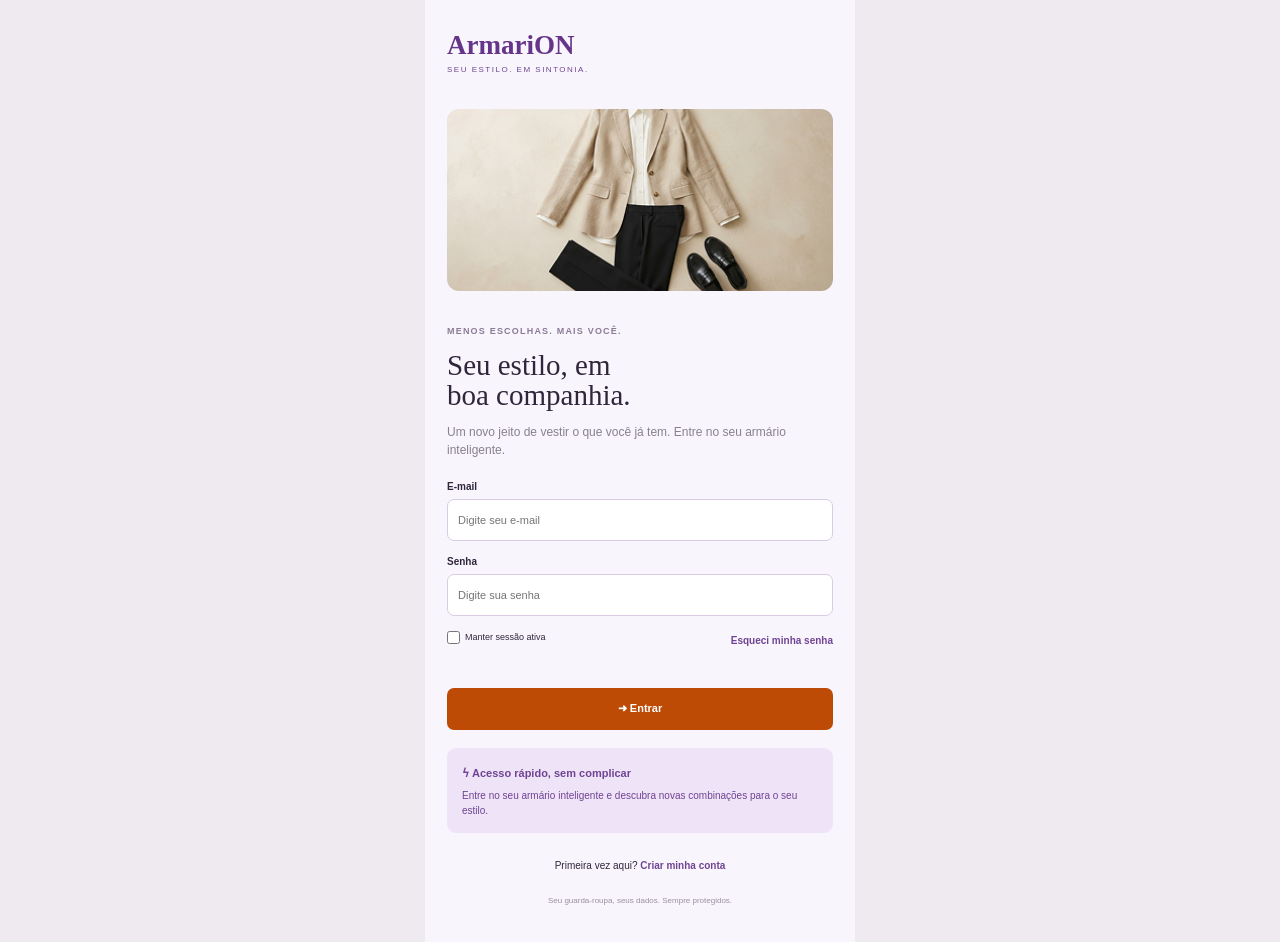
<file: index.html>
<!DOCTYPE html>
<html lang="pt-br">
<head>
    <meta charset="UTF-8">
    <meta name="viewport" content="width=device-width, initial-scale=1.0">
    <title>ArmariON</title>
    <link rel="stylesheet" href="style.css">
</head>

<body>

<main class="aplicativo">

    <!-- LOGIN -->
    <section class="tela ativa" id="login">
        <header class="cabecalho-login">
            <h1>ArmariON</h1>
            <span>SEU ESTILO. EM SINTONIA.</span>
        </header>

        <img src="fotografia-editorial.png"
             alt="Combinação de roupas"
             class="imagem-login">

        <span class="destaque">MENOS ESCOLHAS. MAIS VOCÊ.</span>
        <h2>Seu estilo, em<br>boa companhia.</h2>
        <p class="descricao">
            Um novo jeito de vestir o que você já tem.
            Entre no seu armário inteligente.
        </p>

        <form id="formLogin">
            <label for="loginEmail">E-mail</label>
            <input type="email" id="loginEmail"
                   placeholder="Digite seu e-mail" required>

            <label for="loginSenha">Senha</label>
            <input type="password" id="loginSenha"
                   placeholder="Digite sua senha" required>

            <div class="opcoes">
                <label class="manter">
                    <input type="checkbox">
                    Manter sessão ativa
                </label>
                <a href="#" data-tela="recuperacao">Esqueci minha senha</a>
            </div>

            <p class="erro" id="erroLogin"></p>
            <button class="botao-principal" type="submit">➜ Entrar</button>
        </form>

        <div class="mensagem">
            <strong>ϟ Acesso rápido, sem complicar</strong>
            <p>Entre no seu armário inteligente e descubra novas combinações para o seu estilo.</p>
        </div>

        <footer>
            <p>Primeira vez aqui?
                <a href="#" data-tela="cadastro">Criar minha conta</a>
            </p>
            <span>Seu guarda-roupa, seus dados. Sempre protegidos.</span>
        </footer>
    </section>


    <!-- CADASTRO -->
    <section class="tela" id="cadastro">
        <header class="cabecalho">
            <h1>ArmariON</h1>
            <span>SEU ESTILO. EM SINTONIA.</span>
        </header>

        <span class="destaque">COMECE SUA EXPERIÊNCIA</span>
        <h2>Seu estilo<br>começa aqui.</h2>
        <p class="descricao">
            Crie sua conta e deixe seu guarda-roupa trabalhar junto com você.
        </p>

        <form id="formCadastro">
            <label for="cadastroNome">Nome completo</label>
            <input id="cadastroNome" type="text"
                   placeholder="Digite seu nome" required>

            <label for="cadastroEmail">E-mail</label>
            <input id="cadastroEmail" type="email"
                   placeholder="Digite seu e-mail" required>

            <label for="cadastroSenha">Criar senha</label>
            <input id="cadastroSenha" type="password"
                   placeholder="Crie uma senha" required>

            <div class="forca-legenda">
                <span>Força da senha</span>
                <strong id="forcaTexto">Digite sua senha</strong>
            </div>
            <div class="forca-senha">
                <span id="barra1"></span>
                <span id="barra2"></span>
                <span id="barra3"></span>
            </div>

            <ul class="requisitos">
                <li id="reqTamanho">✓ Pelo menos 8 caracteres</li>
                <li id="reqNumero">✓ Letras e números</li>
            </ul>

            <label for="confirmarSenha">Confirmar senha</label>
            <input id="confirmarSenha" type="password"
                   placeholder="Digite novamente sua senha" required>

            <p class="erro" id="erroCadastro"></p>

            <p class="termos">
                Ao criar sua conta, você concorda com nossos
                <a href="#">Termos de Uso</a> e
                <a href="#">Política de Privacidade</a>.
            </p>

            <button class="botao-principal" type="submit">
                Criar minha conta
            </button>
        </form>

        <div class="mensagem" id="sucessoCadastro" hidden>
            <strong>Conta criada com sucesso!</strong>
            <p>Agora você já pode entrar no ArmariON.</p>
            <button class="link-botao" data-tela="login">Ir para o login</button>
        </div>

        <footer>
            <p>Já possui uma conta?
                <a href="#" data-tela="login">Fazer login</a>
            </p>
        </footer>
    </section>


    <!-- RECUPERAÇÃO DE SENHA -->
    <section class="tela" id="recuperacao">
        <header class="cabecalho">
            <h1>ArmariON</h1>
            <span>SEU ESTILO. EM SINTONIA.</span>
        </header>

        <span class="destaque">RECUPERAÇÃO DE ACESSO</span>
        <h2>Vamos recuperar<br>seu acesso?</h2>
        <p class="descricao">
            Informe seu e-mail para iniciar a recuperação da sua senha.
        </p>

        <form id="formRecuperacao">
            <label for="recuperacaoEmail">E-mail cadastrado</label>
            <input id="recuperacaoEmail" type="email"
                   placeholder="Digite seu e-mail" required>

            <p class="erro" id="erroRecuperacao"></p>
            <button class="botao-principal" type="submit">
                Enviar instruções
            </button>
        </form>

        <div class="mensagem" id="sucessoRecuperacao" hidden>
            <strong>Solicitação registrada!</strong>
            <p>
                Esta é uma demonstração. Nenhum e-mail real foi enviado.
            </p>
            <p id="emailDestino"></p>
            <p class="validade">Link demonstrativo:
                <strong id="contador">15:00</strong>
            </p>
            <button class="link-botao" id="reenviar" type="button">
                Reenviar solicitação
            </button>
        </div>

        <button class="botao-voltar" data-tela="login">
            Voltar ao login
        </button>
    </section>


    <!-- INÍCIO -->
    <section class="tela tela-app" id="inicio">

        <header class="topo-inicio">
            <div>
                <span class="data-pequena">SEGUNDA-FEIRA, 09 DE NOVEMBRO</span>
                <h2>Bom dia, <span id="nomeInicio">Fulana</span></h2>
            </div>
            <img src="avatar.jpg" alt="Foto de perfil"
                 class="avatar-pequeno">
        </header>

        <div class="clima">
            <div class="temperatura">☀<br>16°</div>
            <div>
                <strong>São Paulo · 14° / 21°</strong>
                <p>Um dia fresco pede camadas. Selecionamos looks com casaco para você.</p>
            </div>
        </div>

        <div class="titulo-inicio">
            <div>
                <h2>Vista possibilidades.</h2>
                <p>Três combinações com o que já é seu. Pensadas pela IA, escolhidas por você.</p>
            </div>
            <span class="brilho">✧</span>
        </div>

        <!-- Ações do Início -->
        <div class="acoes-inicio">
            <button class="botao-secundario" id="filtrarLooks" onclick="window.location.href='filtros-looks.html'">
                ☷ Filtrar looks
            </button>
            <button class="botao-principal" id="criarLook" onclick="window.location.href='montagem-looks.html'">
                ＋ Criar look
            </button>
        </div>

        <article class="card-look">
            <div class="imagem-look">
                <img src="look1.jpg" alt="Look de trabalho">
                <span class="etiqueta">✿ ESCOLHA DO DIA</span>
                <button class="favorito" aria-label="Favoritar look">♡</button>
            </div>
            <div class="conteudo-look">
                <span class="categoria">TRABALHO · ALFAIATARIA</span>
                <h3>Essencial de segunda</h3>
                <p>Linhas limpas para reuniões e novos começos.</p>
                <p class="detalhes-look">Blazer de linho · Camisa de algodão · Calça de alfaiataria · Mocassim de couro</p>
                <div class="rodape-look">
                    <span>♨ Com casaco · ideal a 16°C</span>
                    <a href="avaliacao-looks.html" class="avaliar">Avaliar ↗</a>
                </div>
            </div>
        </article>

        <article class="card-look">
            <div class="imagem-look">
                <img src="look2.jpg" alt="Look casual">
                <span class="etiqueta">✿ CURADORIA IA</span>
                <button class="favorito" aria-label="Favoritar look">♡</button>
            </div>
            <div class="conteudo-look">
                <span class="categoria">CASUAL · CAFÉ E PASSEIO</span>
                <h3>Pausa na cidade</h3>
                <p>Tricô macio e denim, em uma camada extra.</p>
                <p class="detalhes-look">Blazer de linho · Tricô creme · Jeans reto · Mocassim de couro</p>
                <div class="rodape-look">
                    <span>♨ Com casaco · ideal a 16°C</span>
                    <a href="avaliacao-looks.html" class="avaliar">Avaliar ↗</a>
                </div>
            </div>
        </article>

        <article class="card-look">
            <div class="imagem-look">
                <img src="look3.jpg" alt="Look para jantar">
                <span class="etiqueta">✿ CURADORIA IA</span>
                <button class="favorito" aria-label="Favoritar look">♡</button>
            </div>
            <div class="conteudo-look">
                <span class="categoria">JANTAR · CASUAL ELEGANTE</span>
                <h3>Depois das seis</h3>
                <p>Tons neutros que atravessam o dia até a noite.</p>
                <p class="detalhes-look">Blazer de linho · Tricô creme · Calça de alfaiataria · Mocassim</p>
                <div class="rodape-look">
                    <span>♨ Com casaco · ideal a 16°C</span>
                    <a href="avaliacao-looks.html" class="avaliar">Avaliar ↗</a>
                </div>
            </div>
        </article>

        <div class="rodape-inspiracao">
            <strong>ESTILO EM SINTONIA COM O TEMPO</strong>
            <p>Acima de 18°C, incluímos casacos. Acima de 25°C, priorizamos roupas leves. Suas avaliações ajudam a deixar cada sugestão mais sua.</p>
        </div>
    </section>


    <!-- PERFIL -->
    <section class="tela tela-app" id="perfil">

        <header class="barra-superior">
            <button class="voltar" data-tela="inicio">←</button>
            <span>ArmariON</span>
            <button class="mais">•••</button>
        </header>

        <span class="destaque">PERFIL E CONFIGURAÇÕES</span>
        <h2>O seu jeito<br>de vestir.</h2>

        <div class="perfil-pessoa">
            <img src="avatar.jpg" alt="Foto de perfil"
                 class="foto-perfil">
            <div>
                <strong id="nomePerfil">Fulana de Tal</strong>
                <p>Seu estilo evolui com você.</p>
                <label class="link-foto" for="alterarFoto">
                    Alterar foto de perfil
                </label>
                <input type="file" id="alterarFoto"
                       accept="image/*" hidden>
            </div>
        </div>

        <form id="formPerfil">

            <label for="perfilNome">Nome</label>
            <div class="campo-icone">
                <input id="perfilNome" type="text"
                       value="Fulana de Tal">
                <span>✎</span>
            </div>

            <label for="perfilEmail">Novo e-mail</label>
            <div class="campo-icone">
                <input id="perfilEmail" type="email"
                       value="fulana.detal@email.com">
                <span>✉</span>
            </div>

            <p class="texto-atual">Atual: marina.costa@email.com</p>

            <div class="aviso-email">
                <strong>♧ Confirme a alteração do e-mail</strong>
                <p>Enviamos um código para o novo endereço. Seu e-mail atual permanece ativo até a confirmação.</p>
            </div>

            <label for="codigoVerificacao">Código de verificação</label>
            <div class="campo-icone">
                <input id="codigoVerificacao" type="text"
                       placeholder="4 8 2 6 9 1" maxlength="6">
                <span>⚿</span>
            </div>

            <button type="button" class="botao-lilas"
                    id="confirmarEmail">
                Confirmar novo e-mail
            </button>

            <h3>O que combina com você?</h3>
            <p class="texto-ajuda">Escolha mais de um estilo para refinar suas sugestões.</p>

            <div class="estilos">
                <button type="button" class="estilo selecionado">Minimalista</button>
                <button type="button" class="estilo selecionado">Clássico</button>
                <button type="button" class="estilo selecionado">Casual</button>
                <button type="button" class="estilo">Romântico</button>
                <button type="button" class="estilo">Criativo</button>
                <button type="button" class="estilo">Esportivo</button>
            </div>

            <h3>No seu dia a dia</h3>

            <div class="configuracao">
                <div>
                    <strong>Sugestões diárias</strong>
                    <p>Novos looks todas as manhãs</p>
                </div>
                <label class="interruptor">
                    <input type="checkbox" checked>
                    <span></span>
                </label>
            </div>

            <div class="configuracao">
                <div>
                    <strong>Registro automático</strong>
                    <p>Salvar o look usado no histórico</p>
                </div>
                <label class="interruptor">
                    <input type="checkbox" checked>
                    <span></span>
                </label>
            </div>

            <p class="erro" id="erroPerfil"></p>
            <button class="botao-principal" type="submit">
                ✓ Salvar alterações
            </button>
        </form>

        <button class="sair-conta" id="sairConta">
            Sair da minha conta
        </button>
    </section>

<!-- MENU INFERIOR -->
<nav class="menu-inferior" id="menuInferior">
    <button type="button" data-tela="inicio">
        <span>⌂</span>Início
    </button>
    <button type="button" id="menuPecas">
        <span>♧</span>Peças
    </button>
    <button type="button" id="menuLooks">
        <span>◇</span>Looks
    </button>
    <button type="button" id="menuArmario">
        <span>▤</span>Armário
    </button>
    <button type="button" data-tela="perfil">
        <span>♙</span>Perfil
    </button>
</nav>
</main>

<script src="script.js"></script>
</body>
</html>
</file>
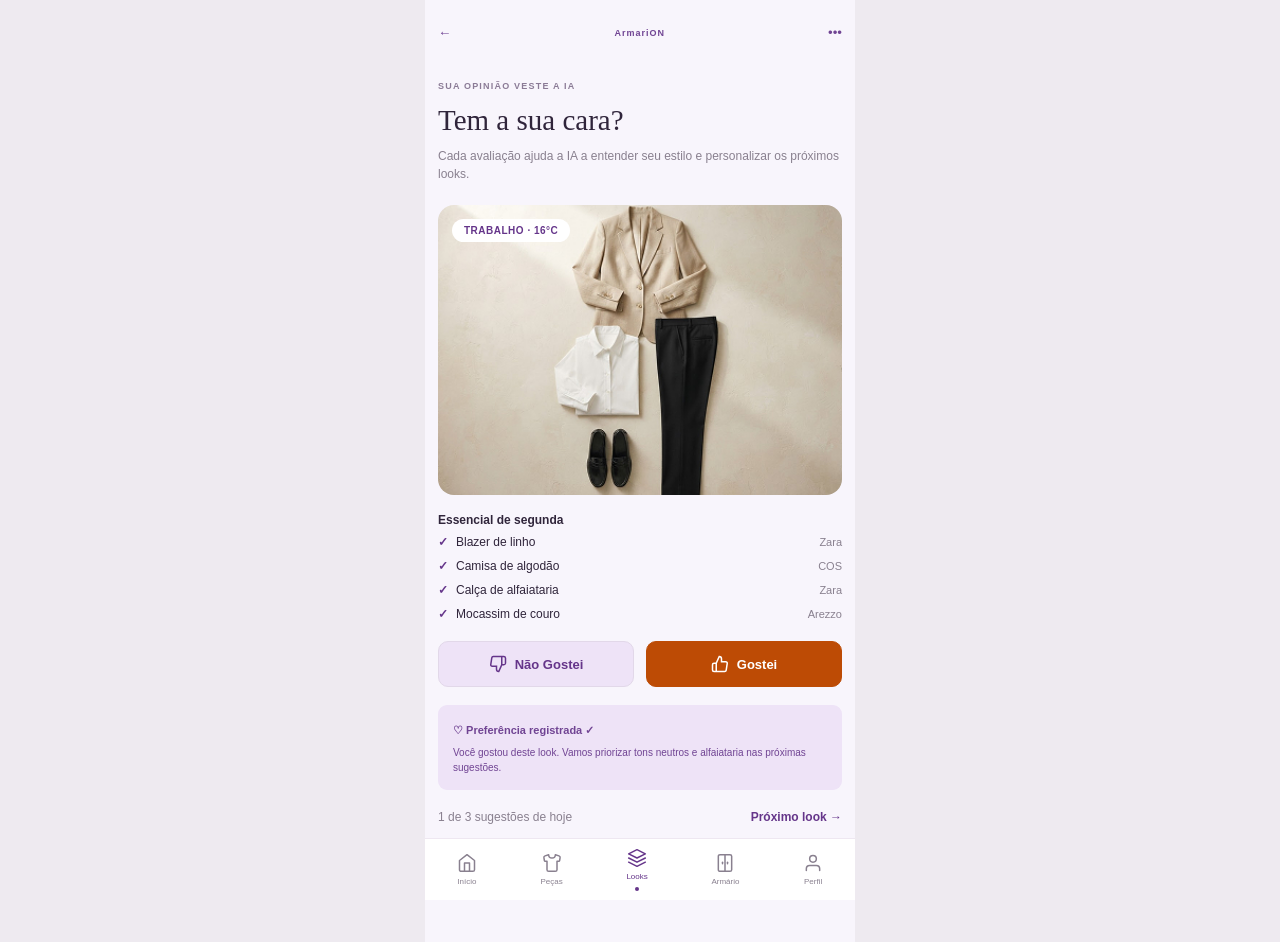
<file: avaliacao-looks.html>
<!DOCTYPE html>
<html lang="pt-BR">
<head>
  <meta charset="UTF-8">
  <meta name="viewport" content="width=device-width, initial-scale=1.0">
  <title>ArmariON - Avaliação de looks</title>
  <link rel="stylesheet" href="style.css">
  <style>
    .card-foto-look { position: relative; width: 100%; height: 290px; border-radius: 16px; overflow: hidden; margin-bottom: 18px; background: #eee7e0; }
    .card-foto-look img { width: 100%; height: 100%; object-fit: cover; }
    .tag-look-topo { position: absolute; top: 14px; left: 14px; background: white; color: #65358a; padding: 6px 12px; border-radius: 20px; font-size: 10px; font-weight: bold; letter-spacing: 0.5px; }
    .titulo-look-avaliacao { font-family: Georgia, serif; font-size: 26px; font-weight: normal; color: #30253b; margin-bottom: 14px; }
    .lista-pecas-look { list-style: none; margin-bottom: 20px; display: flex; flex-direction: column; gap: 10px; }
    .lista-pecas-look li { display: flex; justify-content: space-between; align-items: center; font-size: 12px; color: #30253b; }
    .peca-nome { display: flex; align-items: center; gap: 8px; }
    .peca-check { color: #65358a; font-weight: bold; }
    .peca-marca { color: #89808f; font-size: 11px; }
    .acoes-avaliacao { display: flex; gap: 12px; margin-bottom: 18px; }
    .btn-avaliar { flex: 1; height: 46px; border-radius: 10px; border: 1.5px solid #e2d8e9; background: #eee3f7; color: #65358a; font-size: 13px; font-weight: bold; display: flex; align-items: center; justify-content: center; gap: 8px; cursor: pointer; transition: 0.2s; }
    .btn-avaliar.ativo-gostei { background: #bd4b05; border-color: #bd4b05; color: white; }
    .btn-avaliar.ativo-nao-gostei { background: #65358a; border-color: #65358a; color: white; }
    .navegacao-sugestoes { display: flex; justify-content: space-between; align-items: center; margin: 20px 0 12px; font-size: 12px; }
    .contador-sugestao { color: #89808f; }
    .btn-proximo-look { border: none; background: transparent; color: #65358a; font-weight: bold; font-size: 12px; cursor: pointer; display: flex; align-items: center; gap: 4px; }
    .nota-rodape { font-size: 11px; color: #89808f; line-height: 1.4; }
  </style>
</head>
<body>
  <div class="aplicativo">
    <section class="tela ativa tela-app">
      
      <div class="barra-superior">
        <button onclick="history.back()" aria-label="Voltar">←</button>
        <span>ArmariON</span>
        <button aria-label="Mais opções">•••</button>
      </div>

      <span class="destaque">SUA OPINIÃO VESTE A IA</span>
      <h2>Tem a sua cara?</h2>
      <p class="descricao">Cada avaliação ajuda a IA a entender seu estilo e personalizar os próximos looks.</p>

      <div class="card-foto-look">
        <img id="fotoLook" src="look1.jpg" alt="Essencial de segunda">
        <span class="tag-look-topo" id="tagLook">TRABALHO · 16°C</span>
      </div>

      <h3 class="titulo-look-avaliacao" id="tituloLook">Essencial de segunda</h3>

      <ul class="lista-pecas-look" id="listaPecas">
        <li><span class="peca-nome"><span class="peca-check">✓</span> Blazer de linho</span><span class="peca-marca">Zara</span></li>
        <li><span class="peca-nome"><span class="peca-check">✓</span> Camisa de algodão</span><span class="peca-marca">COS</span></li>
        <li><span class="peca-nome"><span class="peca-check">✓</span> Calça de alfaiataria</span><span class="peca-marca">Zara</span></li>
        <li><span class="peca-nome"><span class="peca-check">✓</span> Mocassim de couro</span><span class="peca-marca">Arezzo</span></li>
      </ul>

      <div class="acoes-avaliacao">
        <button class="btn-avaliar" id="btnNaoGostei" onclick="avaliarLook('nao')">
          <svg width="18" height="18" viewBox="0 0 24 24" fill="none" stroke="currentColor" stroke-width="2"><path d="M10 15v4a3 3 0 0 0 3 3l4-9V2H5.72a2 2 0 0 0-2 1.7l-1.38 9a2 2 0 0 0 2 2.3zm7-13h2.67A2.31 2.31 0 0 1 22 4v7a2.31 2.31 0 0 1-2.33 2H17"></path></svg>
          Não Gostei
        </button>
        <button class="btn-avaliar ativo-gostei" id="btnGostei" onclick="avaliarLook('sim')">
          <svg width="18" height="18" viewBox="0 0 24 24" fill="none" stroke="currentColor" stroke-width="2"><path d="M14 9V5a3 3 0 0 0-3-3l-4 9v11h11.28a2 2 0 0 0 2-1.7l1.38-9a2 2 0 0 0-2-2.3zM7 22H4a2 2 0 0 1-2-2v-7a2 2 0 0 1 2-2h3"></path></svg>
          Gostei
        </button>
      </div>
      <div class="mensagem" style="margin-top: 0;">
        <strong id="feedbackTitulo">♡ Preferência registrada ✓</strong>
        <p id="feedbackDesc">Você gostou deste look. Vamos priorizar tons neutros e alfaiataria nas próximas sugestões.</p>
      </div>

      <div class="navegacao-sugestoes">
        <span class="contador-sugestao" id="contadorSugestao">1 de 3 sugestões de hoje</span>
        <button class="btn-proximo-look" onclick="proximoLook()">Próximo look →</button>
      </div>

      <p class="nota-rodape">Mudou de ideia? Toque em outra avaliação para atualizar sua preferência.</p>

    </section>

    <nav class="menu-inferior visivel">
      <button onclick="window.location.href='index.html'">
        <svg width="20" height="20" viewBox="0 0 24 24" fill="none" stroke="currentColor" stroke-width="1.8" stroke-linecap="round" stroke-linejoin="round"><path d="M3 9l9-7 9 7v11a2 2 0 0 1-2 2H5a2 2 0 0 1-2-2z"></path><polyline points="9 22 9 12 15 12 15 22"></polyline></svg>
        Início
      </button>
      <button onclick="window.location.href='pecas.html'">
        <svg width="20" height="20" viewBox="0 0 24 24" fill="none" stroke="currentColor" stroke-width="1.8" stroke-linecap="round" stroke-linejoin="round"><path d="M20.38 3.46L16 2a4 4 0 0 1-8 0L3.62 3.46a2 2 0 0 0-1.34 2.23l.58 3.47a1 1 0 0 0 .99.84H6v10c0 1.1.9 2 2 2h8a2 2 0 0 0 2-2V10h2.15a1 1 0 0 0 .99-.84l.58-3.47a2 2 0 0 0-1.34-2.23z"></path></svg>
        Peças
      </button>
      <button class="ativo">
        <svg width="20" height="20" viewBox="0 0 24 24" fill="none" stroke="currentColor" stroke-width="1.8" stroke-linecap="round" stroke-linejoin="round"><polygon points="12 2 2 7 12 12 22 7 12 2"></polygon><polyline points="2 17 12 22 22 17"></polyline><polyline points="2 12 12 17 22 12"></polyline></svg>
        Looks
        <span style="width: 4px; height: 4px; background: #65358a; border-radius: 50%; margin-top: 2px;"></span>
      </button>
      <button onclick="window.location.href='armario.html'">
        <svg width="20" height="20" viewBox="0 0 24 24" fill="none" stroke="currentColor" stroke-width="1.8" stroke-linecap="round" stroke-linejoin="round"><rect x="4" y="2" width="16" height="20" rx="2"></rect><line x1="12" y1="2" x2="12" y2="22"></line><line x1="9" y1="11" x2="9" y2="13"></line><line x1="15" y1="11" x2="15" y2="13"></line></svg>
        Armário
      </button>
      <button onclick="window.location.href='index.html'">
        <svg width="20" height="20" viewBox="0 0 24 24" fill="none" stroke="currentColor" stroke-width="1.8" stroke-linecap="round" stroke-linejoin="round"><path d="M20 21v-2a4 4 0 0 0-4-4H8a4 4 0 0 0-4 4v2"></path><circle cx="12" cy="7" r="4"></circle></svg>
        Perfil
      </button>
    </nav>
  </div>

  <script>
    const looks = [
      {
        img: 'look1.jpg',
        tag: 'TRABALHO · 16°C',
        titulo: 'Essencial de segunda',
        pecas: [
          ['Blazer de linho', 'Zara'],
          ['Camisa de algodão', 'COS'],
          ['Calça de alfaiataria', 'Zara'],
          ['Mocassim de couro', 'Arezzo']
        ],
        estilo: 'tons neutros e alfaiataria'
      },
      {
        img: 'look2.jpg',
        tag: 'CASUAL · 19°C',
        titulo: 'Leveza urbana',
        pecas: [
          ['Tricô canelado', 'Renner'],
          ['Calça jeans reta', 'Levi’s'],
          ['Tênis branco minimal', 'Veja']
        ],
        estilo: 'combinações casuais e confortáveis'
      },
      {
        img: 'look3.jpg',
        tag: 'FESTA · 18°C',
        titulo: 'Noite sofisticada',
        pecas: [
          ['Vestido midi acetinado', 'Farm'],
          ['Jaqueta estruturada', 'Zara'],
          ['Sandália de tiras', 'Schutz']
        ],
        estilo: 'peças marcantes e elegantes'
      }
    ];

    let indiceAtual = 0;

    function avaliarLook(voto) {
      const btnGostei = document.getElementById('btnGostei');
      const btnNaoGostei = document.getElementById('btnNaoGostei');
      const feedbackTitulo = document.getElementById('feedbackTitulo');
      const feedbackDesc = document.getElementById('feedbackDesc');
      const estiloAtual = looks[indiceAtual].estilo;

      btnGostei.classList.remove('ativo-gostei');
      btnNaoGostei.classList.remove('ativo-nao-gostei');

      if (voto === 'sim') {
        btnGostei.classList.add('ativo-gostei');
        feedbackTitulo.textContent = '♡ Preferência registrada ✓';
        feedbackDesc.textContent = `Você gostou deste look. Vamos priorizar ${estiloAtual} nas próximas sugestões.`;
      } else {
        btnNaoGostei.classList.add('ativo-nao-gostei');
        feedbackTitulo.textContent = '✕ Preferência atualizada ✓';
        feedbackDesc.textContent = `Entendido! Vamos reduzir ${estiloAtual} e buscar outras combinações para você.`;
      }
    }

    function proximoLook() {
      indiceAtual = (indiceAtual + 1) % looks.length;
      const item = looks[indiceAtual];

      document.getElementById('fotoLook').src = item.img;
      document.getElementById('tagLook').textContent = item.tag;
      document.getElementById('tituloLook').textContent = item.titulo;
      document.getElementById('contadorSugestao').textContent = `${indiceAtual + 1} de ${looks.length} sugestões de hoje`;

      const lista = document.getElementById('listaPecas');
      lista.innerHTML = item.pecas.map(p => 
        `<li><span class="peca-nome"><span class="peca-check">✓</span> ${p[0]}</span><span class="peca-marca">${p[1]}</span></li>`
      ).join('');

      avaliarLook('sim');
    }
  </script>
</body>
</html>
</file>
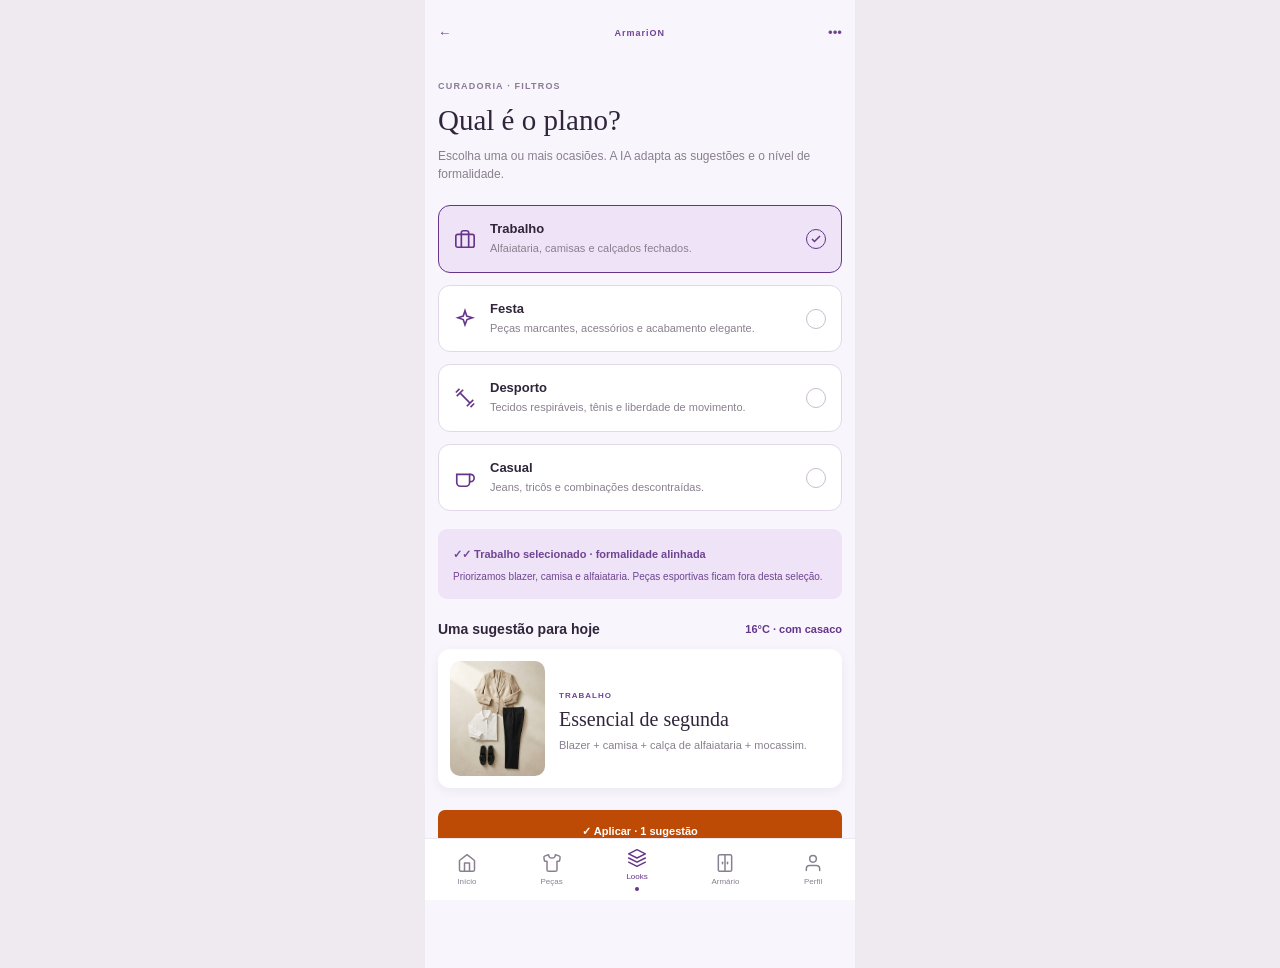
<file: filtros-looks.html>
<!DOCTYPE html>
<html lang="pt-BR">
<head>
  <meta charset="UTF-8">
  <meta name="viewport" content="width=device-width, initial-scale=1.0">
  <title>ArmariON - Filtros de looks</title>
  <link rel="stylesheet" href="style.css">
  <style>
    .lista-ocasioes { display: flex; flex-direction: column; gap: 12px; margin-bottom: 18px; }
    .card-ocasiao { background: white; border: 1px solid #e2d8e9; border-radius: 12px; padding: 15px; display: flex; align-items: center; gap: 14px; cursor: pointer; }
    .card-ocasiao.selecionado { background: #eee3f7; border: 1.5px solid #65358a; }
    .icone-ocasiao { color: #65358a; display: flex; align-items: center; }
    .info-ocasiao { flex: 1; }
    .info-ocasiao strong { display: block; font-size: 13px; color: #30253b; margin-bottom: 4px; }
    .info-ocasiao p { font-size: 11px; color: #89808f; }
    .circulo-check { width: 20px; height: 20px; border-radius: 50%; border: 1.5px solid #c9bdcf; display: flex; align-items: center; justify-content: center; color: #65358a; }
    .card-ocasiao.selecionado .circulo-check { border-color: #65358a; }
    .circulo-check svg { display: none; }
    .card-ocasiao.selecionado .circulo-check svg { display: block; }
    .cabecalho-sugestao { display: flex; justify-content: space-between; align-items: center; margin: 22px 0 12px; }
    .cabecalho-sugestao h3 { font-family: Arial, sans-serif; font-size: 14px; font-weight: bold; margin: 0; }
    .tag-clima { font-size: 11px; font-weight: bold; color: #65358a; }
    .card-sugestao-horizontal { background: white; border-radius: 12px; padding: 12px; display: flex; align-items: center; gap: 14px; box-shadow: 0 3px 12px rgba(70, 40, 90, 0.06); margin-bottom: 22px; }
    .card-sugestao-horizontal img { width: 95px; height: 115px; border-radius: 10px; object-fit: cover; background: #eee7e0; }
    .detalhes-sugestao h4 { font-family: Georgia, serif; font-weight: normal; font-size: 20px; margin: 6px 0; color: #30253b; }
    .detalhes-sugestao p { font-size: 11px; color: #89808f; }
    .botao-limpar { display: block; width: 100%; margin-top: 14px; border: none; background: transparent; color: #65358a; font-size: 11px; font-weight: bold; cursor: pointer; }
  </style>
</head>
<body>
  <div class="aplicativo">
    <section class="tela ativa tela-app">
      
      <div class="barra-superior">
        <button onclick="history.back()" aria-label="Voltar">←</button>
        <span>ArmariON</span>
        <button aria-label="Mais opções">•••</button>
      </div>

      <span class="destaque">CURADORIA · FILTROS</span>
      <h2>Qual é o plano?</h2>
      <p class="descricao">Escolha uma ou mais ocasiões. A IA adapta as sugestões e o nível de formalidade.</p>

      <div class="lista-ocasioes">
        <div class="card-ocasiao selecionado" data-ocasiao="Trabalho">
          <div class="icone-ocasiao">
            <svg width="22" height="22" viewBox="0 0 24 24" fill="none" stroke="currentColor" stroke-width="1.8">
              <rect x="2" y="7" width="20" height="14" rx="2"></rect>
              <path d="M16 21V5a2 2 0 0 0-2-2h-4a2 2 0 0 0-2 2v16"></path>
            </svg>
          </div>
          <div class="info-ocasiao">
            <strong>Trabalho</strong>
            <p>Alfaiataria, camisas e calçados fechados.</p>
          </div>
          <div class="circulo-check">
            <svg width="12" height="12" viewBox="0 0 24 24" fill="none" stroke="currentColor" stroke-width="3">
              <polyline points="20 6 9 17 4 12"></polyline>
            </svg>
          </div>
        </div>

        <div class="card-ocasiao" data-ocasiao="Festa">
          <div class="icone-ocasiao">
            <svg width="22" height="22" viewBox="0 0 24 24" fill="none" stroke="currentColor" stroke-width="1.8">
              <path d="M12 3l1.9 5.8L20 10.7l-5.8 1.9L12 18.4l-1.9-5.8L4.3 10.7l5.8-1.9L12 3z"></path>
            </svg>
          </div>
          <div class="info-ocasiao">
            <strong>Festa</strong>
            <p>Peças marcantes, acessórios e acabamento elegante.</p>
          </div>
          <div class="circulo-check">
            <svg width="12" height="12" viewBox="0 0 24 24" fill="none" stroke="currentColor" stroke-width="3">
              <polyline points="20 6 9 17 4 12"></polyline>
            </svg>
          </div>
        </div>

        <div class="card-ocasiao" data-ocasiao="Desporto">
          <div class="icone-ocasiao">
            <svg width="22" height="22" viewBox="0 0 24 24" fill="none" stroke="currentColor" stroke-width="1.8">
              <path d="M6.5 6.5l11 11"></path>
              <path d="M18 22l4-4"></path>
              <path d="M2 6l4-4"></path>
              <path d="M3 10l7-7"></path>
              <path d="M14 21l7-7"></path>
            </svg>
          </div>
          <div class="info-ocasiao">
            <strong>Desporto</strong>
            <p>Tecidos respiráveis, tênis e liberdade de movimento.</p>
          </div>
          <div class="circulo-check">
            <svg width="12" height="12" viewBox="0 0 24 24" fill="none" stroke="currentColor" stroke-width="3">
              <polyline points="20 6 9 17 4 12"></polyline>
            </svg>
          </div>
        </div>

        <div class="card-ocasiao" data-ocasiao="Casual">
          <div class="icone-ocasiao">
            <svg width="22" height="22" viewBox="0 0 24 24" fill="none" stroke="currentColor" stroke-width="1.8">
              <path d="M17 8h1a4 4 0 1 1 0 8h-1"></path>
              <path d="M3 8h14v9a4 4 0 0 1-4 4H7a4 4 0 0 1-4-4Z"></path>
            </svg>
          </div>
          <div class="info-ocasiao">
            <strong>Casual</strong>
            <p>Jeans, tricôs e combinações descontraídas.</p>
          </div>
          <div class="circulo-check">
            <svg width="12" height="12" viewBox="0 0 24 24" fill="none" stroke="currentColor" stroke-width="3">
              <polyline points="20 6 9 17 4 12"></polyline>
            </svg>
          </div>
        </div>
      </div>
            <div class="mensagem" style="margin-top: 0;">
        <strong id="statusTitulo">✓✓ Trabalho selecionado · formalidade alinhada</strong>
        <p id="statusDesc">Priorizamos blazer, camisa e alfaiataria. Peças esportivas ficam fora desta seleção.</p>
      </div>

      <div class="cabecalho-sugestao">
        <h3>Uma sugestão para hoje</h3>
        <span class="tag-clima">16°C · com casaco</span>
      </div>

      <div class="card-sugestao-horizontal">
        <img src="look1.jpg" alt="Essencial de segunda">
        <div class="detalhes-sugestao">
          <span class="categoria">TRABALHO</span>
          <h4>Essencial de segunda</h4>
          <p>Blazer + camisa + calça de alfaiataria + mocassim.</p>
        </div>
      </div>

      <button class="botao-principal" id="btnAplicar" onclick="window.location.href='index.html'">
        ✓ Aplicar · 1 sugestão
      </button>

      <button class="botao-limpar" onclick="limparFiltros()">Limpar seleção</button>

    </section>

    <nav class="menu-inferior visivel">
      <button onclick="window.location.href='index.html'">
        <svg width="20" height="20" viewBox="0 0 24 24" fill="none" stroke="currentColor" stroke-width="1.8" stroke-linecap="round" stroke-linejoin="round"><path d="M3 9l9-7 9 7v11a2 2 0 0 1-2 2H5a2 2 0 0 1-2-2z"></path><polyline points="9 22 9 12 15 12 15 22"></polyline></svg>
        Início
      </button>
      <button onclick="window.location.href='pecas.html'">
        <svg width="20" height="20" viewBox="0 0 24 24" fill="none" stroke="currentColor" stroke-width="1.8" stroke-linecap="round" stroke-linejoin="round"><path d="M20.38 3.46L16 2a4 4 0 0 1-8 0L3.62 3.46a2 2 0 0 0-1.34 2.23l.58 3.47a1 1 0 0 0 .99.84H6v10c0 1.1.9 2 2 2h8a2 2 0 0 0 2-2V10h2.15a1 1 0 0 0 .99-.84l.58-3.47a2 2 0 0 0-1.34-2.23z"></path></svg>
        Peças
      </button>
      <button class="ativo">
        <svg width="20" height="20" viewBox="0 0 24 24" fill="none" stroke="currentColor" stroke-width="1.8" stroke-linecap="round" stroke-linejoin="round"><polygon points="12 2 2 7 12 12 22 7 12 2"></polygon><polyline points="2 17 12 22 22 17"></polyline><polyline points="2 12 12 17 22 12"></polyline></svg>
        Looks
        <span style="width: 4px; height: 4px; background: #65358a; border-radius: 50%; margin-top: 2px;"></span>
      </button>
      <button onclick="window.location.href='armario.html'">
        <svg width="20" height="20" viewBox="0 0 24 24" fill="none" stroke="currentColor" stroke-width="1.8" stroke-linecap="round" stroke-linejoin="round"><rect x="4" y="2" width="16" height="20" rx="2"></rect><line x1="12" y1="2" x2="12" y2="22"></line><line x1="9" y1="11" x2="9" y2="13"></line><line x1="15" y1="11" x2="15" y2="13"></line></svg>
        Armário
      </button>
      <button onclick="window.location.href='index.html'">
        <svg width="20" height="20" viewBox="0 0 24 24" fill="none" stroke="currentColor" stroke-width="1.8" stroke-linecap="round" stroke-linejoin="round"><path d="M20 21v-2a4 4 0 0 0-4-4H8a4 4 0 0 0-4 4v2"></path><circle cx="12" cy="7" r="4"></circle></svg>
        Perfil
      </button>
    </nav>

  </div>

  <script>
    const cards = document.querySelectorAll('.card-ocasiao');
    const statusTitulo = document.getElementById('statusTitulo');
    const statusDesc = document.getElementById('statusDesc');
    const btnAplicar = document.getElementById('btnAplicar');

    cards.forEach(card => {
      card.addEventListener('click', () => {
        card.classList.toggle('selecionado');
        atualizarEstado();
      });
    });

    function atualizarEstado() {
      const selecionados = Array.from(document.querySelectorAll('.card-ocasiao.selecionado')).map(c => c.dataset.ocasiao);
      const qtd = selecionados.length;

      if (qtd === 0) {
        statusTitulo.textContent = 'Nenhuma ocasião selecionada';
        statusDesc.textContent = 'Mostrando todas as peças disponíveis no seu armário.';
        btnAplicar.textContent = '✓ Aplicar · Todas as sugestões';
      } else if (qtd === 1 && selecionados[0] === 'Trabalho') {
        statusTitulo.textContent = '✓✓ Trabalho selecionado · formalidade alinhada';
        statusDesc.textContent = 'Priorizamos blazer, camisa e alfaiataria. Peças esportivas ficam fora desta seleção.';
        btnAplicar.textContent = '✓ Aplicar · 1 sugestão';
      } else {
        statusTitulo.textContent = `✓✓ ${selecionados.join(', ')} selecionado(s)`;
        statusDesc.textContent = `A IA ajustou as combinações para atender às ${qtd} ocasiões escolhidas.`;
        btnAplicar.textContent = `✓ Aplicar · ${qtd} sugest${qtd > 1 ? 'ões' : 'ão'}`;
      }
    }

    function limparFiltros() {
      cards.forEach(c => c.classList.remove('selecionado'));
      atualizarEstado();
    }
  </script>
</body>
</html>
</file>
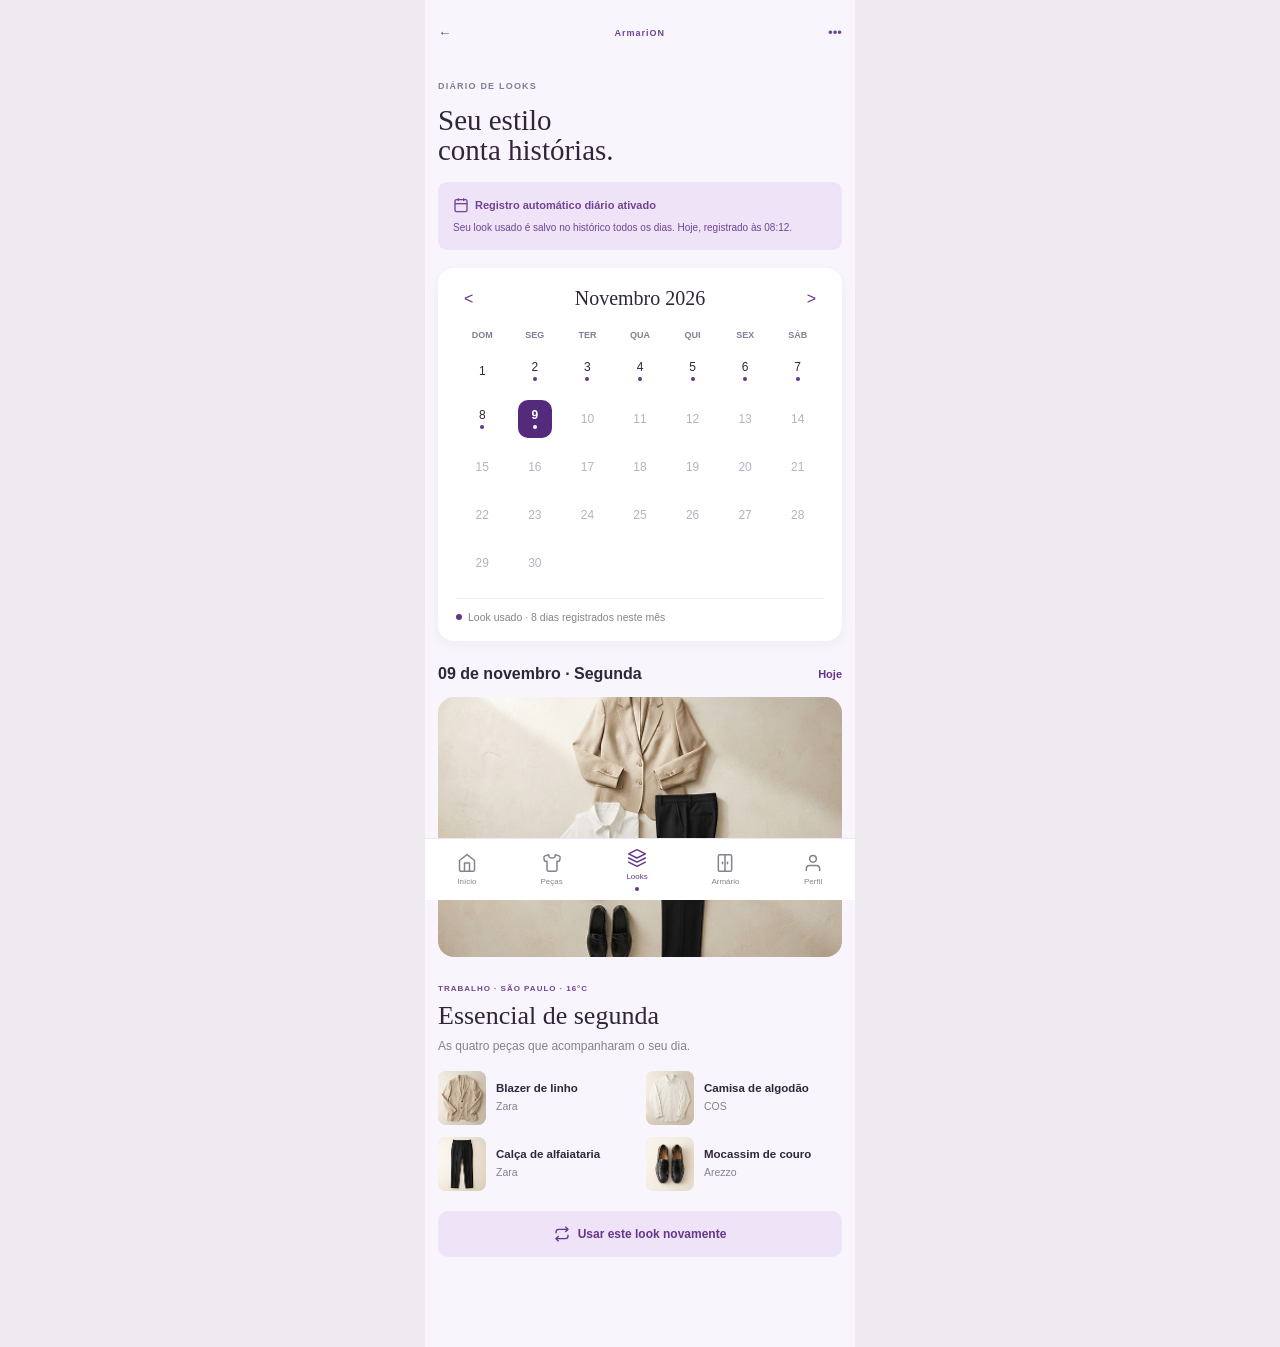
<file: historico-looks.html>
<!DOCTYPE html>
<html lang="pt-BR">
<head>
  <meta charset="UTF-8">
  <meta name="viewport" content="width=device-width, initial-scale=1.0">
  <title>ArmariON - Histórico de looks</title>
  <link rel="stylesheet" href="style.css">
  <style>
    .card-calendario { background: white; border-radius: 16px; padding: 18px; box-shadow: 0 3px 12px rgba(70, 40, 90, 0.05); margin: 18px 0 24px; }
    .cal-topo { display: flex; justify-content: space-between; align-items: center; margin-bottom: 18px; }
    .cal-topo h3 { font-family: Georgia, serif; font-size: 20px; font-weight: normal; color: #30253b; margin: 0; }
    .cal-seta { border: none; background: transparent; color: #65358a; font-size: 16px; cursor: pointer; padding: 4px 8px; }
    .cal-dias-semana { display: grid; grid-template-columns: repeat(7, 1fr); text-align: center; font-size: 9px; font-weight: bold; color: #8b7b96; margin-bottom: 12px; }
    .cal-grade { display: grid; grid-template-columns: repeat(7, 1fr); row-gap: 10px; text-align: center; }
    .cal-dia { display: flex; flex-direction: column; align-items: center; justify-content: center; width: 34px; height: 38px; margin: auto; border-radius: 10px; font-size: 12px; color: #30253b; cursor: pointer; position: relative; }
    .cal-dia.futuro { color: #b9b0c2; cursor: default; }
    .cal-dia.registrado::after { content: ""; width: 4px; height: 4px; border-radius: 50%; background: #65358a; margin-top: 3px; }
    .cal-dia.ativo { background: #542b7c; color: white; font-weight: bold; }
    .cal-dia.ativo::after { background: white; }
    .cal-legenda { display: flex; align-items: center; gap: 6px; font-size: 10.5px; color: #89808f; margin-top: 16px; padding-top: 12px; border-top: 1px solid #f2ecf7; }
    .bolinha-roxa { width: 6px; height: 6px; border-radius: 50%; background: #65358a; }
    .data-selecionada-topo { display: flex; justify-content: space-between; align-items: center; margin-bottom: 14px; }
    .data-selecionada-topo h3 { font-family: Arial, sans-serif; font-size: 16px; font-weight: bold; color: #30253b; margin: 0; }
    .tag-hoje { font-size: 11px; font-weight: bold; color: #65358a; }
    .foto-principal-hist { width: 100%; height: 260px; border-radius: 16px; object-fit: cover; background: #eee7e0; margin-bottom: 16px; }
    .titulo-look-hist { font-family: Georgia, serif; font-size: 26px; font-weight: normal; color: #30253b; margin: 6px 0; }
    .grade-miniaturas { display: grid; grid-template-columns: 1fr 1fr; gap: 12px; margin: 16px 0 20px; }
    .item-miniatura { display: flex; align-items: center; gap: 10px; }
    .item-miniatura img { width: 48px; height: 54px; border-radius: 8px; object-fit: cover; background: #eee7e0; flex-shrink: 0; }
    .item-miniatura strong { display: block; font-size: 11.5px; color: #30253b; margin-bottom: 2px; }
    .item-miniatura span { font-size: 10.5px; color: #89808f; }
    .btn-usar-novamente { width: 100%; height: 46px; border: none; border-radius: 10px; background: #eee3f7; color: #65358a; font-size: 12px; font-weight: bold; cursor: pointer; display: flex; align-items: center; justify-content: center; gap: 8px; }
  </style>
</head>
<body>
  <div class="aplicativo">
    <section class="tela ativa tela-app">
      
      <div class="barra-superior">
        <button onclick="history.back()" aria-label="Voltar">←</button>
        <span>ArmariON</span>
        <button aria-label="Mais opções">•••</button>
      </div>

      <span class="destaque">DIÁRIO DE LOOKS</span>
      <h2>Seu estilo<br>conta histórias.</h2>

      <div class="mensagem" style="margin-top: 16px;">
        <strong style="display:flex;align-items:center;gap:6px;"><svg width="16" height="16" viewBox="0 0 24 24" fill="none" stroke="currentColor" stroke-width="2"><rect x="3" y="4" width="18" height="18" rx="2"></rect><line x1="16" y1="2" x2="16" y2="6"></line><line x1="8" y1="2" x2="8" y2="6"></line><line x1="3" y1="10" x2="21" y2="10"></line></svg> Registro automático diário ativado</strong>
        <p>Seu look usado é salvo no histórico todos os dias. Hoje, registrado às 08:12.</p>
      </div>

      <div class="card-calendario">
        <div class="cal-topo">
          <button class="cal-seta" aria-label="Mês anterior">&lt;</button>
          <h3>Novembro 2026</h3>
          <button class="cal-seta" aria-label="Próximo mês">&gt;</button>
        </div>

        <div class="cal-dias-semana">
          <span>DOM</span><span>SEG</span><span>TER</span><span>QUA</span><span>QUI</span><span>SEX</span><span>SÁB</span>
        </div>

        <div class="cal-grade" id="gradeCalendario">
          <!-- Dias 1 a 30 preenchidos pelo script -->
        </div>

        <div class="cal-legenda">
          <span class="bolinha-roxa"></span>
          <span>Look usado · 8 dias registrados neste mês</span>
        </div>
      </div>
      <div class="data-selecionada-topo">
        <h3 id="tituloData">09 de novembro · Segunda</h3>
        <span class="tag-hoje" id="tagHoje">Hoje</span>
      </div>

      <img class="foto-principal-hist" id="fotoPrincipalHist" src="look1.jpg" alt="Essencial de segunda">

      <span class="categoria" id="categoriaHist">TRABALHO · SÃO PAULO · 16°C</span>
      <h4 class="titulo-look-hist" id="tituloLookHist">Essencial de segunda</h4>
      <p class="descricao" style="margin: 4px 0 0;">As quatro peças que acompanharam o seu dia.</p>

      <div class="grade-miniaturas" id="gradeMiniaturas">
        <div class="item-miniatura">
          <img src="blazer.png" alt="Blazer de linho">
          <div><strong>Blazer de linho</strong><span>Zara</span></div>
        </div>
        <div class="item-miniatura">
          <img src="camisa.png" alt="Camisa de algodão">
          <div><strong>Camisa de algodão</strong><span>COS</span></div>
        </div>
        <div class="item-miniatura">
          <img src="calca.png" alt="Calça de alfaiataria">
          <div><strong>Calça de alfaiataria</strong><span>Zara</span></div>
        </div>
        <div class="item-miniatura">
          <img src="mocassim.png" alt="Mocassim de couro">
          <div><strong>Mocassim de couro</strong><span>Arezzo</span></div>
        </div>
      </div>

      <button class="btn-usar-novamente" onclick="window.location.href='montagem-looks.html'">
        <svg width="16" height="16" viewBox="0 0 24 24" fill="none" stroke="currentColor" stroke-width="2"><polyline points="17 1 21 5 17 9"></polyline><path d="M3 11V9a4 4 0 0 1 4-4h14"></path><polyline points="7 23 3 19 7 15"></polyline><path d="M21 13v2a4 4 0 0 1-4 4H3"></path></svg>
        Usar este look novamente
      </button>

    </section>

    <nav class="menu-inferior visivel">
      <button onclick="window.location.href='index.html'">
        <svg width="20" height="20" viewBox="0 0 24 24" fill="none" stroke="currentColor" stroke-width="1.8" stroke-linecap="round" stroke-linejoin="round"><path d="M3 9l9-7 9 7v11a2 2 0 0 1-2 2H5a2 2 0 0 1-2-2z"></path><polyline points="9 22 9 12 15 12 15 22"></polyline></svg>
        Início
      </button>
      <button onclick="window.location.href='pecas.html'">
        <svg width="20" height="20" viewBox="0 0 24 24" fill="none" stroke="currentColor" stroke-width="1.8" stroke-linecap="round" stroke-linejoin="round"><path d="M20.38 3.46L16 2a4 4 0 0 1-8 0L3.62 3.46a2 2 0 0 0-1.34 2.23l.58 3.47a1 1 0 0 0 .99.84H6v10c0 1.1.9 2 2 2h8a2 2 0 0 0 2-2V10h2.15a1 1 0 0 0 .99-.84l.58-3.47a2 2 0 0 0-1.34-2.23z"></path></svg>
        Peças
      </button>
      <button class="ativo">
        <svg width="20" height="20" viewBox="0 0 24 24" fill="none" stroke="currentColor" stroke-width="1.8" stroke-linecap="round" stroke-linejoin="round"><polygon points="12 2 2 7 12 12 22 7 12 2"></polygon><polyline points="2 17 12 22 22 17"></polyline><polyline points="2 12 12 17 22 12"></polyline></svg>
        Looks
        <span style="width: 4px; height: 4px; background: #65358a; border-radius: 50%; margin-top: 2px;"></span>
      </button>
      <button onclick="window.location.href='armario.html'">
        <svg width="20" height="20" viewBox="0 0 24 24" fill="none" stroke="currentColor" stroke-width="1.8" stroke-linecap="round" stroke-linejoin="round"><rect x="4" y="2" width="16" height="20" rx="2"></rect><line x1="12" y1="2" x2="12" y2="22"></line><line x1="9" y1="11" x2="9" y2="13"></line><line x1="15" y1="11" x2="15" y2="13"></line></svg>
        Armário
      </button>
      <button onclick="window.location.href='index.html'">
        <svg width="20" height="20" viewBox="0 0 24 24" fill="none" stroke="currentColor" stroke-width="1.8" stroke-linecap="round" stroke-linejoin="round"><path d="M20 21v-2a4 4 0 0 0-4-4H8a4 4 0 0 0-4 4v2"></path><circle cx="12" cy="7" r="4"></circle></svg>
        Perfil
      </button>
    </nav>
  </div>

  <script>
    const diasSemana = new Array('Domingo', 'Segunda', 'Terça', 'Quarta', 'Quinta', 'Sexta', 'Sábado');
    const grade = document.getElementById('gradeCalendario');
    let diaAtivo = 9;

    function desenharCalendario() {
      let html = '';
      for (let d = 1; d <= 30; d++) {
        const registrado = d >= 2 && d <= 9;
        const futuro = d > 9;
        const ativo = d === diaAtivo;
        let classes = 'cal-dia';
        if (registrado) classes += ' registrado';
        if (futuro) classes += ' futuro';
        if (ativo) classes += ' ativo';

        const clique = registrado ? `onclick="selecionarDia(${d})"` : '';
        html += `<div class="${classes}" ${clique}>${d}</div>`;
      }
      grade.innerHTML = html;
    }

    function selecionarDia(dia) {
      diaAtivo = dia;
      desenharCalendario();

      const diaFmt = dia < 10 ? '0' + dia : dia;
      const nomeDia = diasSemana.at((dia - 1) % 7);
      document.getElementById('tituloData').textContent = `${diaFmt} de novembro · ${nomeDia}`;
      document.getElementById('tagHoje').textContent = dia === 9 ? 'Hoje' : '';

      const foto = document.getElementById('fotoPrincipalHist');
      const titulo = document.getElementById('tituloLookHist');
      const cat = document.getElementById('categoriaHist');

      if (dia % 2 === 1) {
        foto.src = 'look1.jpg';
        titulo.textContent = 'Essencial de segunda';
        cat.textContent = 'TRABALHO · SÃO PAULO · 16°C';
      } else {
        foto.src = 'look2.jpg';
        titulo.textContent = 'Pausa na cidade';
        cat.textContent = 'CASUAL · SÃO PAULO · 19°C';
      }
    }

    desenharCalendario();
  </script>
</body>
</html>
</file>
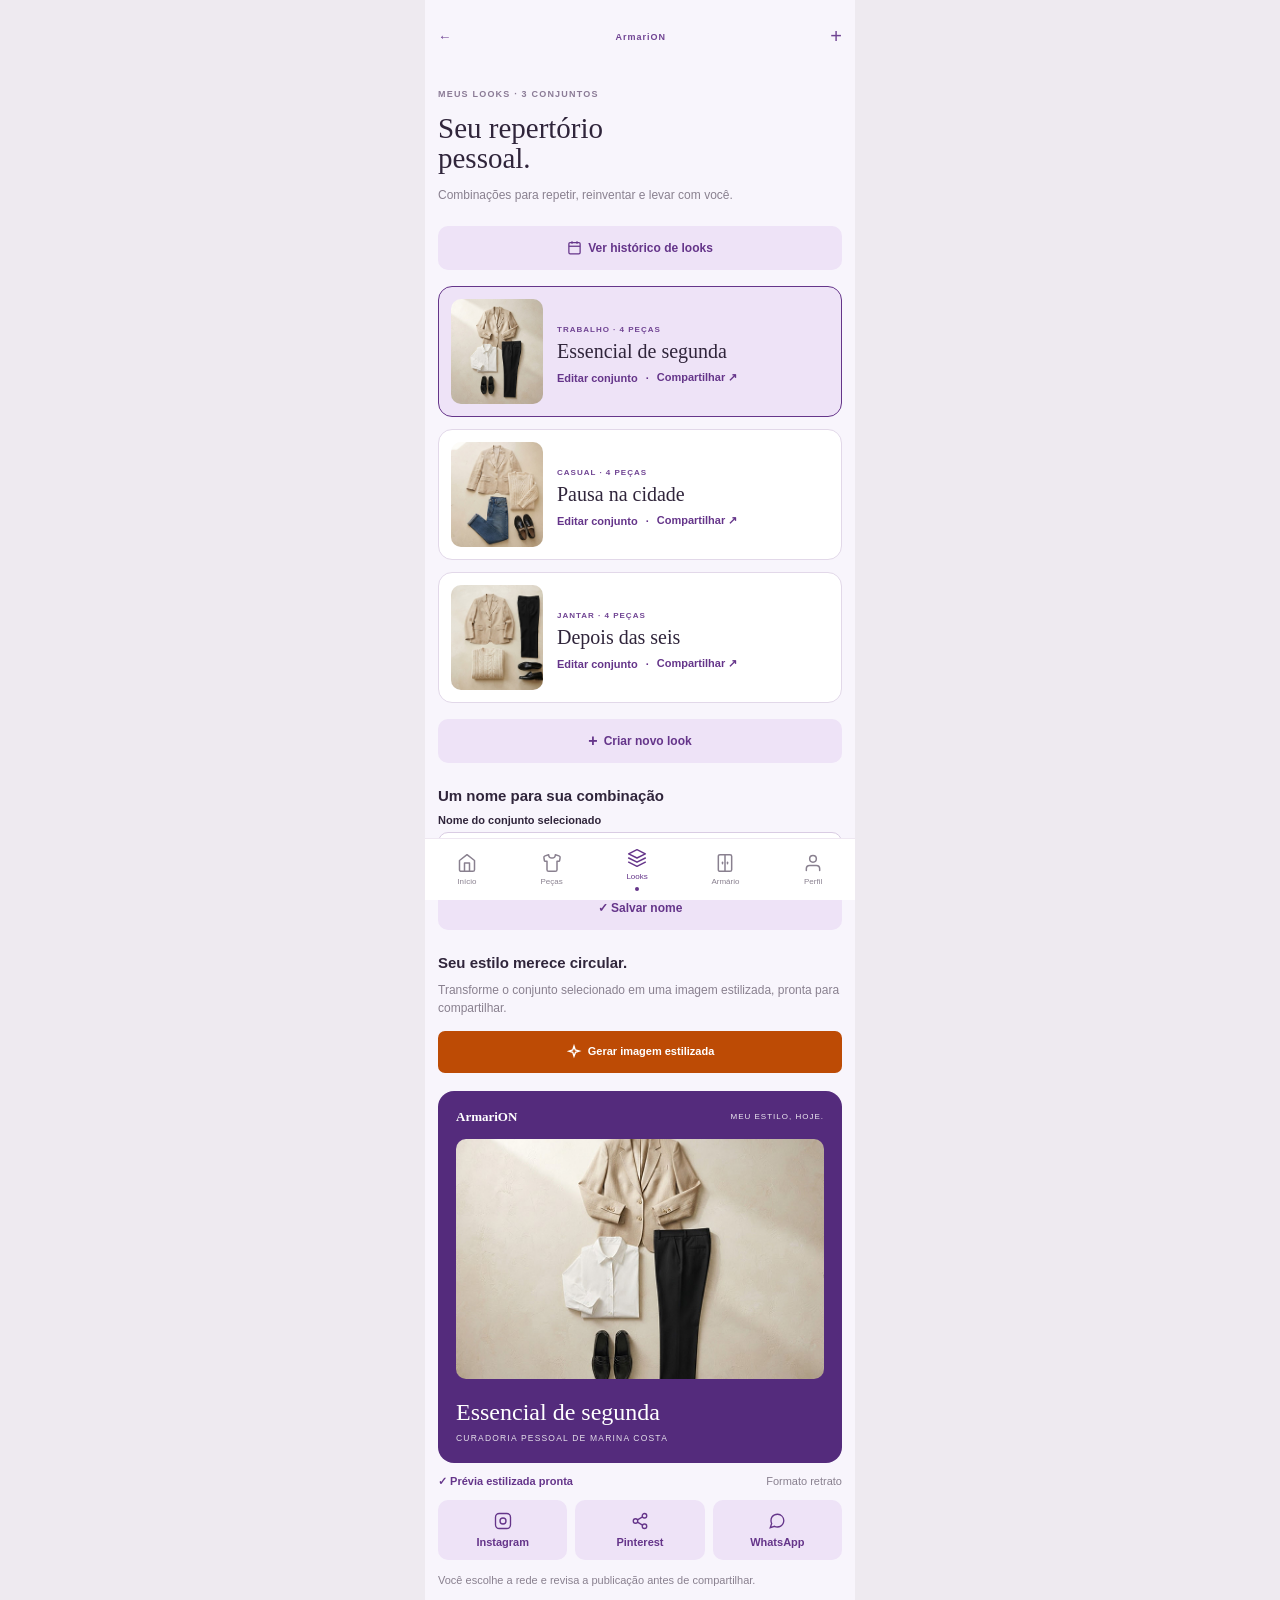
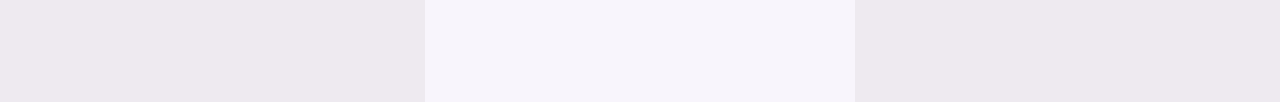
<file: meus-looks.html>
<!DOCTYPE html>
<html lang="pt-BR">
<head>
  <meta charset="UTF-8">
  <meta name="viewport" content="width=device-width, initial-scale=1.0">
  <title>ArmariON - Meus looks</title>
  <link rel="stylesheet" href="style.css">
  <style>
    .lista-meus-looks { display: flex; flex-direction: column; gap: 12px; margin-bottom: 16px; }
    .card-meu-look { background: white; border: 1px solid #e2d8e9; border-radius: 14px; padding: 12px; display: flex; align-items: center; gap: 14px; cursor: pointer; transition: 0.2s; }
    .card-meu-look.selecionado { background: #eee3f7; border: 1.5px solid #65358a; }
    .card-meu-look img { width: 92px; height: 105px; border-radius: 10px; object-fit: cover; background: #eee7e0; flex-shrink: 0; }
    .info-meu-look { flex: 1; }
    .info-meu-look h3 { font-family: Georgia, serif; font-weight: normal; font-size: 20px; color: #30253b; margin: 4px 0 8px; line-height: 1.15; }
    .links-look { display: flex; align-items: center; gap: 8px; font-size: 11px; font-weight: bold; color: #65358a; }
    .links-look a, .links-look button { color: #65358a; text-decoration: none; border: none; background: transparent; font-size: 11px; font-weight: bold; cursor: pointer; padding: 0; }
    .btn-lilas-icone { width: 100%; height: 44px; border: none; border-radius: 10px; background: #eee3f7; color: #65358a; font-size: 12px; font-weight: bold; cursor: pointer; display: flex; align-items: center; justify-content: center; gap: 6px; margin-bottom: 24px; }
    .secao-bloco { margin-bottom: 24px; }
    .secao-bloco h3 { font-family: Arial, sans-serif; font-size: 15px; font-weight: bold; color: #30253b; margin-bottom: 10px; }
    .campo-editar { position: relative; margin-bottom: 10px; }
    .campo-editar label { display: block; font-size: 11px; font-weight: bold; color: #30253b; margin-bottom: 6px; }
    .campo-editar input { width: 100%; height: 44px; padding: 10px 38px 10px 14px; border: 1px solid #d9cce3; border-radius: 10px; background: white; font-size: 13px; color: #30253b; }
    .campo-editar svg { position: absolute; right: 14px; bottom: 13px; color: #65358a; pointer-events: none; }
    .poster-roxo { background: #542b7c; border-radius: 16px; padding: 18px; color: white; margin: 18px 0 12px; }
    .poster-topo { display: flex; justify-content: space-between; align-items: center; font-size: 11px; margin-bottom: 14px; }
    .poster-topo strong { font-family: Georgia, serif; font-size: 13px; }
    .poster-topo span { font-size: 8px; letter-spacing: 1px; opacity: 0.9; }
    .poster-roxo img { width: 100%; height: 240px; object-fit: cover; border-radius: 10px; background: #eee7e0; margin-bottom: 16px; }
    .poster-roxo h4 { font-family: Georgia, serif; font-weight: normal; font-size: 24px; margin-bottom: 6px; }
    .poster-subtitulo { font-size: 8.5px; letter-spacing: 1.2px; opacity: 0.85; text-transform: uppercase; }
    .status-previa { display: flex; justify-content: space-between; font-size: 11px; margin-bottom: 12px; }
    .status-previa span:first-child { color: #65358a; font-weight: bold; }
    .status-previa span:last-child { color: #89808f; }
    .grade-redes { display: grid; grid-template-columns: repeat(3, 1fr); gap: 8px; margin-bottom: 12px; }
    .btn-rede { background: #eee3f7; border: none; border-radius: 10px; padding: 12px 6px; color: #65358a; font-size: 11px; font-weight: bold; display: flex; flex-direction: column; align-items: center; gap: 6px; cursor: pointer; }
  </style>
</head>
<body>
  <div class="aplicativo">
    <section class="tela ativa tela-app">
      
      <div class="barra-superior">
        <button onclick="history.back()" aria-label="Voltar">←</button>
        <span>ArmariON</span>
        <button onclick="window.location.href='montagem-looks.html'" aria-label="Criar look" style="font-size: 20px;">+</button>
      </div>

      <span class="destaque">MEUS LOOKS · 3 CONJUNTOS</span>
      <h2>Seu repertório<br>pessoal.</h2>
      <p class="descricao">Combinações para repetir, reinventar e levar com você.</p>
      <button class="btn-lilas-icone" onclick="window.location.href='historico-looks.html'" style="margin-bottom: 16px;">
  <svg width="15" height="15" viewBox="0 0 24 24" fill="none" stroke="currentColor" stroke-width="2"><rect x="3" y="4" width="18" height="18" rx="2"></rect><line x1="16" y1="2" x2="16" y2="6"></line><line x1="8" y1="2" x2="8" y2="6"></line><line x1="3" y1="10" x2="21" y2="10"></line></svg>
  Ver histórico de looks
</button>


      <div class="lista-meus-looks">
        <div class="card-meu-look selecionado" id="card-0" onclick="selecionarLook(0)">
          <img src="look1.jpg" alt="Essencial de segunda">
          <div class="info-meu-look">
            <span class="categoria">TRABALHO · 4 PEÇAS</span>
            <h3 id="tituloCard-0">Essencial de segunda</h3>
            <div class="links-look">
              <a href="montagem-looks.html" onclick="event.stopPropagation()">Editar conjunto</a>
              <span>·</span>
              <button onclick="event.stopPropagation(); rolarParaCompartilhar(0)">Compartilhar ↗</button>
            </div>
          </div>
        </div>

        <div class="card-meu-look" id="card-1" onclick="selecionarLook(1)">
          <img src="look2.jpg" alt="Pausa na cidade">
          <div class="info-meu-look">
            <span class="categoria">CASUAL · 4 PEÇAS</span>
            <h3 id="tituloCard-1">Pausa na cidade</h3>
            <div class="links-look">
              <a href="montagem-looks.html" onclick="event.stopPropagation()">Editar conjunto</a>
              <span>·</span>
              <button onclick="event.stopPropagation(); rolarParaCompartilhar(1)">Compartilhar ↗</button>
            </div>
          </div>
        </div>

        <div class="card-meu-look" id="card-2" onclick="selecionarLook(2)">
          <img src="look3.jpg" alt="Depois das seis">
          <div class="info-meu-look">
            <span class="categoria">JANTAR · 4 PEÇAS</span>
            <h3 id="tituloCard-2">Depois das seis</h3>
            <div class="links-look">
              <a href="montagem-looks.html" onclick="event.stopPropagation()">Editar conjunto</a>
              <span>·</span>
              <button onclick="event.stopPropagation(); rolarParaCompartilhar(2)">Compartilhar ↗</button>
            </div>
          </div>
        </div>
      </div>

      <button class="btn-lilas-icone" onclick="window.location.href='montagem-looks.html'">
        <span style="font-size: 16px;">+</span> Criar novo look
      </button>

      <div class="secao-bloco">
        <h3>Um nome para sua combinação</h3>
        <div class="campo-editar">
          <label for="inputNomeConjunto">Nome do conjunto selecionado</label>
          <input type="text" id="inputNomeConjunto" value="Essencial de segunda">
          <svg width="16" height="16" viewBox="0 0 24 24" fill="none" stroke="currentColor" stroke-width="2"><path d="M17 3a2.85 2.83 0 1 1 4 4L7.5 20.5 2 22l1.5-5.5Z"></path></svg>
        </div>
        <button class="btn-lilas-icone" id="btnSalvarNome" onclick="salvarNome()" style="margin-bottom: 0;">
          ✓ Salvar nome
        </button>
      </div>
      <div class="secao-bloco" id="secaoCompartilhar">
        <h3>Seu estilo merece circular.</h3>
        <p class="descricao" style="margin: 6px 0 14px;">Transforme o conjunto selecionado em uma imagem estilizada, pronta para compartilhar.</p>

        <button class="botao-principal" id="btnGerarImagem" onclick="gerarImagemEstilizada()">
          <svg width="16" height="16" viewBox="0 0 24 24" fill="none" stroke="currentColor" stroke-width="2" style="vertical-align:middle;margin-right:6px;"><path d="M12 3l1.9 5.8L20 10.7l-5.8 1.9L12 18.4l-1.9-5.8L4.3 10.7l5.8-1.9L12 3z"></path></svg>Gerar imagem estilizada
        </button>

        <div class="poster-roxo">
          <div class="poster-topo">
            <strong>ArmariON</strong>
            <span>MEU ESTILO, HOJE.</span>
          </div>
          <img id="posterImg" src="look1.jpg" alt="Essencial de segunda">
          <h4 id="posterTitulo">Essencial de segunda</h4>
          <p class="poster-subtitulo">CURADORIA PESSOAL DE MARINA COSTA</p>
        </div>

        <div class="status-previa">
          <span id="statusPrevia">✓ Prévia estilizada pronta</span>
          <span>Formato retrato</span>
        </div>

        <div class="grade-redes">
          <button class="btn-rede" onclick="compartilharRede('Instagram')">
            <svg width="18" height="18" viewBox="0 0 24 24" fill="none" stroke="currentColor" stroke-width="1.8"><rect x="2" y="2" width="20" height="20" rx="5"></rect><circle cx="12" cy="12" r="4"></circle><line x1="17.5" y1="6.5" x2="17.51" y2="6.5"></line></svg>
            Instagram
          </button>
          <button class="btn-rede" onclick="compartilharRede('Pinterest')">
            <svg width="18" height="18" viewBox="0 0 24 24" fill="none" stroke="currentColor" stroke-width="1.8"><circle cx="18" cy="5" r="3"></circle><circle cx="6" cy="12" r="3"></circle><circle cx="18" cy="19" r="3"></circle><line x1="8.59" y1="13.51" x2="15.42" y2="17.49"></line><line x1="15.41" y1="6.51" x2="8.59" y2="10.49"></line></svg>
            Pinterest
          </button>
          <button class="btn-rede" onclick="compartilharRede('WhatsApp')">
            <svg width="18" height="18" viewBox="0 0 24 24" fill="none" stroke="currentColor" stroke-width="1.8"><path d="M21 11.5a8.38 8.38 0 0 1-.9 3.8 8.5 8.5 0 0 1-7.6 4.7 8.38 8.38 0 0 1-3.8-.9L3 21l1.9-5.7a8.38 8.38 0 0 1-.9-3.8 8.5 8.5 0 0 1 4.7-7.6 8.38 8.38 0 0 1 3.8-.9h.5a8.48 8.48 0 0 1 8 8v.5z"></path></svg>
            WhatsApp
          </button>
        </div>

        <p style="font-size: 11px; color: #89808f;">Você escolhe a rede e revisa a publicação antes de compartilhar.</p>
      </div>

    </section>

    <nav class="menu-inferior visivel">
      <button onclick="window.location.href='index.html'">
        <svg width="20" height="20" viewBox="0 0 24 24" fill="none" stroke="currentColor" stroke-width="1.8" stroke-linecap="round" stroke-linejoin="round"><path d="M3 9l9-7 9 7v11a2 2 0 0 1-2 2H5a2 2 0 0 1-2-2z"></path><polyline points="9 22 9 12 15 12 15 22"></polyline></svg>
        Início
      </button>
      <button onclick="window.location.href='pecas.html'">
        <svg width="20" height="20" viewBox="0 0 24 24" fill="none" stroke="currentColor" stroke-width="1.8" stroke-linecap="round" stroke-linejoin="round"><path d="M20.38 3.46L16 2a4 4 0 0 1-8 0L3.62 3.46a2 2 0 0 0-1.34 2.23l.58 3.47a1 1 0 0 0 .99.84H6v10c0 1.1.9 2 2 2h8a2 2 0 0 0 2-2V10h2.15a1 1 0 0 0 .99-.84l.58-3.47a2 2 0 0 0-1.34-2.23z"></path></svg>
        Peças
      </button>
      <button class="ativo">
        <svg width="20" height="20" viewBox="0 0 24 24" fill="none" stroke="currentColor" stroke-width="1.8" stroke-linecap="round" stroke-linejoin="round"><polygon points="12 2 2 7 12 12 22 7 12 2"></polygon><polyline points="2 17 12 22 22 17"></polyline><polyline points="2 12 12 17 22 12"></polyline></svg>
        Looks
        <span style="width: 4px; height: 4px; background: #65358a; border-radius: 50%; margin-top: 2px;"></span>
      </button>
      <button onclick="window.location.href='armario.html'">
        <svg width="20" height="20" viewBox="0 0 24 24" fill="none" stroke="currentColor" stroke-width="1.8" stroke-linecap="round" stroke-linejoin="round"><rect x="4" y="2" width="16" height="20" rx="2"></rect><line x1="12" y1="2" x2="12" y2="22"></line><line x1="9" y1="11" x2="9" y2="13"></line><line x1="15" y1="11" x2="15" y2="13"></line></svg>
        Armário
      </button>
      <button onclick="window.location.href='index.html'">
        <svg width="20" height="20" viewBox="0 0 24 24" fill="none" stroke="currentColor" stroke-width="1.8" stroke-linecap="round" stroke-linejoin="round"><path d="M20 21v-2a4 4 0 0 0-4-4H8a4 4 0 0 0-4 4v2"></path><circle cx="12" cy="7" r="4"></circle></svg>
        Perfil
      </button>
    </nav>
  </div>

  <script>
    const listaLooks = new Array(
      { titulo: 'Essencial de segunda', img: 'look1.jpg' },
      { titulo: 'Pausa na cidade', img: 'look2.jpg' },
      { titulo: 'Depois das seis', img: 'look3.jpg' }
    );

    let selecionado = 0;

    function selecionarLook(indice) {
      selecionado = indice;
      document.querySelectorAll('.card-meu-look').forEach((card, i) => {
        card.classList.toggle('selecionado', i === indice);
      });

      const lookAtual = listaLooks.at(indice);
      document.getElementById('inputNomeConjunto').value = lookAtual.titulo;
      document.getElementById('posterImg').src = lookAtual.img;
      document.getElementById('posterTitulo').textContent = lookAtual.titulo;
    }

    function salvarNome() {
      const novoNome = document.getElementById('inputNomeConjunto').value.trim();
      if (!novoNome) return;

      listaLooks.at(selecionado).titulo = novoNome;
      document.getElementById('tituloCard-' + selecionado).textContent = novoNome;
      document.getElementById('posterTitulo').textContent = novoNome;

      const btn = document.getElementById('btnSalvarNome');
      btn.textContent = '✓ Nome atualizado!';
      setTimeout(() => { btn.textContent = '✓ Salvar nome'; }, 1800);
    }

    function rolarParaCompartilhar(indice) {
      selecionarLook(indice);
      document.getElementById('secaoCompartilhar').scrollIntoView({ behavior: 'smooth' });
    }

    function gerarImagemEstilizada() {
      const status = document.getElementById('statusPrevia');
      status.textContent = '✓ Imagem atualizada!';
      setTimeout(() => { status.textContent = '✓ Prévia estilizada pronta'; }, 2000);
    }

    function compartilharRede(rede) {
      const status = document.getElementById('statusPrevia');
      status.textContent = '✓ Abrindo prévia para ' + rede + '...';
      setTimeout(() => { status.textContent = '✓ Prévia estilizada pronta'; }, 2500);
    }
  </script>
</body>
</html>
</file>
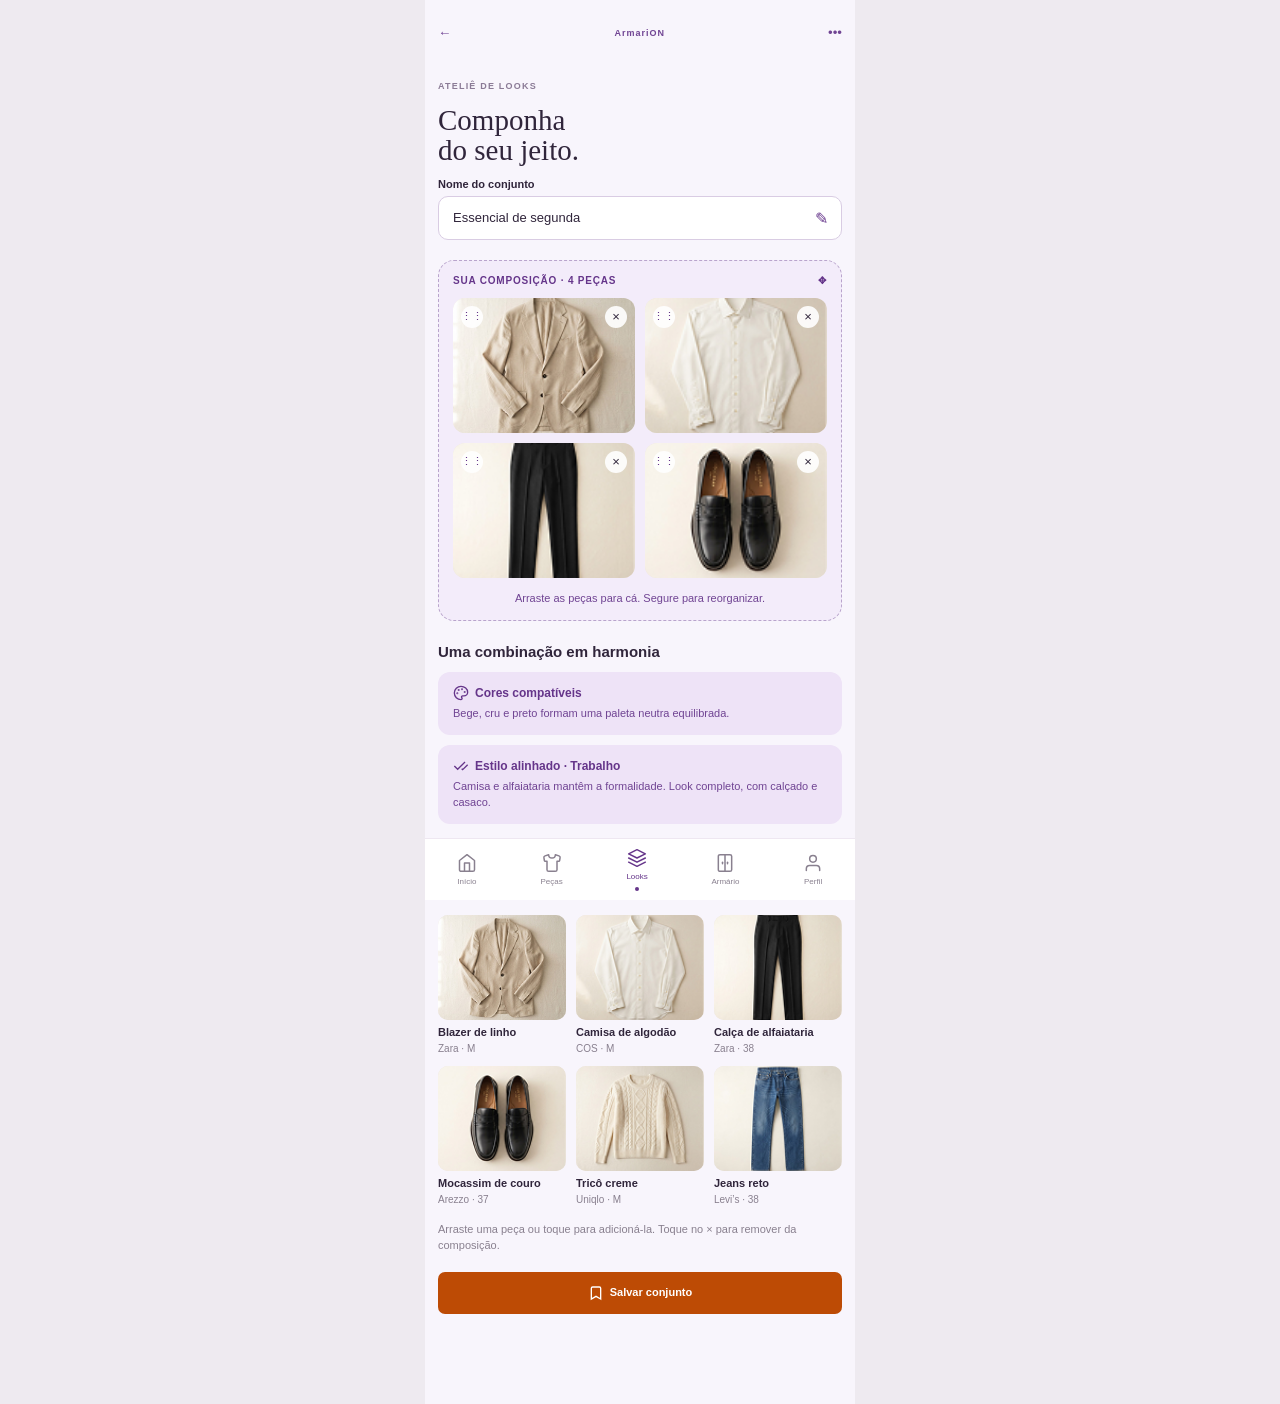
<file: montagem-looks.html>
<!DOCTYPE html>
<html lang="pt-BR">
<head>
  <meta charset="UTF-8">
  <meta name="viewport" content="width=device-width, initial-scale=1.0">
  <title>ArmariON - Montagem de looks</title>
  <link rel="stylesheet" href="style.css">
  <style>
    .campo-nome-conjunto { position: relative; margin-bottom: 20px; }
    .campo-nome-conjunto label { display: block; font-size: 11px; font-weight: bold; margin-bottom: 6px; color: #30253b; }
    .campo-nome-conjunto input { width: 100%; height: 44px; padding: 10px 38px 10px 14px; border: 1px solid #d9cce3; border-radius: 10px; background: white; font-size: 13px; color: #30253b; }
    .campo-nome-conjunto span { position: absolute; right: 14px; bottom: 12px; color: #65358a; font-size: 16px; pointer-events: none; }
    .caixa-composicao { border: 1.5px dashed #b9a4cc; background: #f3ecfa; border-radius: 16px; padding: 14px; margin-bottom: 22px; }
    .topo-composicao { display: flex; justify-content: space-between; align-items: center; margin-bottom: 12px; color: #65358a; font-size: 10px; font-weight: bold; letter-spacing: 0.8px; }
    .grade-composicao { display: grid; grid-template-columns: 1fr 1fr; gap: 10px; margin-bottom: 12px; }
    .item-composicao { position: relative; height: 135px; border-radius: 12px; overflow: hidden; background: #eee7e0; }
    .item-composicao img { width: 100%; height: 100%; object-fit: cover; }
    .btn-mover { position: absolute; top: 8px; left: 8px; width: 22px; height: 22px; border-radius: 50%; background: rgba(255,255,255,0.9); color: #65358a; font-size: 11px; display: flex; align-items: center; justify-content: center; }
    .btn-remover { position: absolute; top: 8px; right: 8px; width: 22px; height: 22px; border-radius: 50%; border: none; background: rgba(255,255,255,0.9); color: #30253b; font-size: 13px; cursor: pointer; display: flex; align-items: center; justify-content: center; }
    .dica-composicao { text-align: center; font-size: 11px; color: #704493; }
    .secao-titulo { display: flex; justify-content: space-between; align-items: center; margin: 18px 0 12px; }
    .secao-titulo h3 { font-family: Arial, sans-serif; font-size: 15px; font-weight: bold; margin: 0; }
    .link-acervo { color: #65358a; font-size: 11px; font-weight: bold; text-decoration: none; }
    .card-harmonia { background: #eee3f7; border-radius: 12px; padding: 13px 15px; margin-bottom: 10px; }
    .card-harmonia strong { display: block; font-size: 12px; color: #65358a; margin-bottom: 4px; }
    .card-harmonia p { font-size: 11px; color: #704493; }
    .filtros-acervo { display: flex; gap: 8px; margin-bottom: 16px; overflow-x: auto; }
    .pill-filtro { border: 1px solid #e2d8e9; background: white; color: #65358a; padding: 7px 14px; border-radius: 20px; font-size: 11px; font-weight: bold; cursor: pointer; }
    .pill-filtro.ativo { background: #65358a; color: white; border-color: #65358a; }
    .grade-acervo { display: grid; grid-template-columns: repeat(3, 1fr); gap: 10px; margin-bottom: 14px; }
    .peca-acervo { cursor: pointer; }
    .peca-acervo-img { height: 105px; border-radius: 10px; overflow: hidden; background: #eee7e0; margin-bottom: 6px; }
    .peca-acervo-img img { width: 100%; height: 100%; object-fit: cover; }
    .peca-acervo strong { display: block; font-size: 11px; color: #30253b; }
    .peca-acervo span { font-size: 10px; color: #89808f; }
    .texto-instrucao { font-size: 11px; color: #89808f; margin-bottom: 18px; }
  </style>
</head>
<body>
  <div class="aplicativo">
    <section class="tela ativa tela-app">
      
      <div class="barra-superior">
        <button onclick="history.back()" aria-label="Voltar">←</button>
        <span>ArmariON</span>
        <button aria-label="Mais opções">•••</button>
      </div>

      <span class="destaque">ATELIÊ DE LOOKS</span>
      <h2>Componha<br>do seu jeito.</h2>

      <div class="campo-nome-conjunto">
        <label for="nomeConjunto">Nome do conjunto</label>
        <input type="text" id="nomeConjunto" value="Essencial de segunda">
        <span>✎</span>
      </div>

      <div class="caixa-composicao">
        <div class="topo-composicao">
          <span id="contadorPecas">SUA COMPOSIÇÃO · 4 PEÇAS</span>
          <span>✥</span>
        </div>

        <div class="grade-composicao" id="gradeComposicao">
          <!-- Preenchido automaticamente pelo script -->
        </div>

        <p class="dica-composicao">Arraste as peças para cá. Segure para reorganizar.</p>
      </div>

      <div class="secao-titulo">
        <h3>Uma combinação em harmonia</h3>
      </div>

      <div class="card-harmonia">
        <strong style="display:flex;align-items:center;gap:6px;"><svg width="16" height="16" viewBox="0 0 24 24" fill="none" stroke="currentColor" stroke-width="2"><circle cx="13.5" cy="6.5" r=".5" fill="currentColor"></circle><circle cx="17.5" cy="10.5" r=".5" fill="currentColor"></circle><circle cx="8.5" cy="7.5" r=".5" fill="currentColor"></circle><circle cx="6.5" cy="12.5" r=".5" fill="currentColor"></circle><path d="M12 2C6.5 2 2 6.5 2 12s4.5 10 10 10c.926 0 1.648-.746 1.648-1.688 0-.437-.18-.835-.437-1.125-.29-.289-.438-.652-.438-1.125a1.64 1.64 0 0 1 1.668-1.668h1.996c3.051 0 5.555-2.503 5.555-5.554C21.965 6.012 17.461 2 12 2z"></path></svg> Cores compatíveis</strong>
        <p>Bege, cru e preto formam uma paleta neutra equilibrada.</p>
      </div>

      <div class="card-harmonia">
        <strong style="display:flex;align-items:center;gap:6px;"><svg width="16" height="16" viewBox="0 0 24 24" fill="none" stroke="currentColor" stroke-width="2"><path d="M18 6 7 17l-5-5"></path><path d="m22 10-7.5 7.5L13 16"></path></svg> Estilo alinhado · Trabalho</strong>
        <p>Camisa e alfaiataria mantêm a formalidade. Look completo, com calçado e casaco.</p>
      </div>
      <div class="secao-titulo">
        <h3>Escolha no seu acervo</h3>
        <a href="pecas.html" class="link-acervo">Ver 48 peças</a>
      </div>

      <div class="filtros-acervo">
        <button class="pill-filtro ativo" onclick="filtrarAcervo('todas', this)">Todas</button>
        <button class="pill-filtro" onclick="filtrarAcervo('superiores', this)">Superiores</button>
        <button class="pill-filtro" onclick="filtrarAcervo('inferiores', this)">Inferiores</button>
        <button class="pill-filtro" onclick="filtrarAcervo('calcados', this)">Calçados</button>
      </div>

      <div class="grade-acervo" id="gradeAcervo">
        <!-- Preenchido automaticamente pelo script -->
      </div>

      <p class="texto-instrucao">Arraste uma peça ou toque para adicioná-la. Toque no × para remover da composição.</p>

      <button class="botao-principal" id="btnSalvar" onclick="salvarConjunto()">
        <svg width="16" height="16" viewBox="0 0 24 24" fill="none" stroke="currentColor" stroke-width="2" style="vertical-align:middle;margin-right:6px;"><path d="m19 21-7-4-7 4V5a2 2 0 0 1 2-2h10a2 2 0 0 1 2 2v16z"></path></svg>Salvar conjunto
      </button>

    </section>

    <nav class="menu-inferior visivel">
      <button onclick="window.location.href='index.html'">
        <svg width="20" height="20" viewBox="0 0 24 24" fill="none" stroke="currentColor" stroke-width="1.8" stroke-linecap="round" stroke-linejoin="round"><path d="M3 9l9-7 9 7v11a2 2 0 0 1-2 2H5a2 2 0 0 1-2-2z"></path><polyline points="9 22 9 12 15 12 15 22"></polyline></svg>
        Início
      </button>
      <button onclick="window.location.href='pecas.html'">
        <svg width="20" height="20" viewBox="0 0 24 24" fill="none" stroke="currentColor" stroke-width="1.8" stroke-linecap="round" stroke-linejoin="round"><path d="M20.38 3.46L16 2a4 4 0 0 1-8 0L3.62 3.46a2 2 0 0 0-1.34 2.23l.58 3.47a1 1 0 0 0 .99.84H6v10c0 1.1.9 2 2 2h8a2 2 0 0 0 2-2V10h2.15a1 1 0 0 0 .99-.84l.58-3.47a2 2 0 0 0-1.34-2.23z"></path></svg>
        Peças
      </button>
      <button class="ativo">
        <svg width="20" height="20" viewBox="0 0 24 24" fill="none" stroke="currentColor" stroke-width="1.8" stroke-linecap="round" stroke-linejoin="round"><polygon points="12 2 2 7 12 12 22 7 12 2"></polygon><polyline points="2 17 12 22 22 17"></polyline><polyline points="2 12 12 17 22 12"></polyline></svg>
        Looks
        <span style="width: 4px; height: 4px; background: #65358a; border-radius: 50%; margin-top: 2px;"></span>
      </button>
      <button onclick="window.location.href='armario.html'">
        <svg width="20" height="20" viewBox="0 0 24 24" fill="none" stroke="currentColor" stroke-width="1.8" stroke-linecap="round" stroke-linejoin="round"><rect x="4" y="2" width="16" height="20" rx="2"></rect><line x1="12" y1="2" x2="12" y2="22"></line><line x1="9" y1="11" x2="9" y2="13"></line><line x1="15" y1="11" x2="15" y2="13"></line></svg>
        Armário
      </button>
      <button onclick="window.location.href='index.html'">
        <svg width="20" height="20" viewBox="0 0 24 24" fill="none" stroke="currentColor" stroke-width="1.8" stroke-linecap="round" stroke-linejoin="round"><path d="M20 21v-2a4 4 0 0 0-4-4H8a4 4 0 0 0-4 4v2"></path><circle cx="12" cy="7" r="4"></circle></svg>
        Perfil
      </button>
    </nav>
  </div>

  <script>
     const acervo = [
      { id: 1, nome: 'Blazer de linho', info: 'Zara · M', cat: 'superiores', img: 'blazer.png', pos: 'center' },
      { id: 2, nome: 'Camisa de algodão', info: 'COS · M', cat: 'superiores', img: 'camisa.png', pos: 'center' },
      { id: 3, nome: 'Calça de alfaiataria', info: 'Zara · 38', cat: 'inferiores', img: 'calca.png', pos: 'center' },
      { id: 4, nome: 'Mocassim de couro', info: 'Arezzo · 37', cat: 'calcados', img: 'mocassim.png', pos: 'center' },
      { id: 5, nome: 'Tricô creme', info: 'Uniqlo · M', cat: 'superiores', img: 'trico.png', pos: 'center' },
      { id: 6, nome: 'Jeans reto', info: 'Levi’s · 38', cat: 'inferiores', img: 'jeans.png', pos: 'center' }
    ];

    let composicao = new Array(1, 2, 3, 4);
    let filtroAtual = 'todas';

    function renderizar() {
      const gradeComp = document.getElementById('gradeComposicao');
      document.getElementById('contadorPecas').textContent = `SUA COMPOSIÇÃO · ${composicao.length} PEÇA${composicao.length === 1 ? '' : 'S'}`;

      gradeComp.innerHTML = composicao.map(id => {
        const p = acervo.find(item => item.id === id);
        return `
          <div class="item-composicao">
            <img src="${p.img}" alt="${p.nome}" style="object-position: ${p.pos};">
            <span class="btn-mover">⋮⋮</span>
            <button class="btn-remover" onclick="removerPeca(${p.id})" aria-label="Remover">×</button>
          </div>
        `;
      }).join('');

      const gradeAc = document.getElementById('gradeAcervo');
      const filtradas = filtroAtual === 'todas' ? acervo : acervo.filter(p => p.cat === filtroAtual);

      gradeAc.innerHTML = filtradas.map(p => `
        <div class="peca-acervo" onclick="adicionarPeca(${p.id})">
          <div class="peca-acervo-img">
            <img src="${p.img}" alt="${p.nome}" style="object-position: ${p.pos};">
          </div>
          <strong>${p.nome}</strong>
          <span>${p.info}</span>
        </div>
      `).join('');
    }

    function removerPeca(id) {
      composicao = composicao.filter(item => item !== id);
      renderizar();
    }

    function adicionarPeca(id) {
      if (!composicao.includes(id)) {
        composicao.push(id);
        renderizar();
      }
    }

    function filtrarAcervo(cat, botao) {
      filtroAtual = cat;
      document.querySelectorAll('.pill-filtro').forEach(b => b.classList.remove('ativo'));
      botao.classList.add('ativo');
      renderizar();
    }

    function salvarConjunto() {
      const btn = document.getElementById('btnSalvar');
      btn.textContent = '✓ Conjunto salvo no Armário!';
      setTimeout(() => { btn.textContent = '🔖 Salvar conjunto'; }, 2000);
    }

    renderizar();
  </script>
</body>
</html>
</file>
<file: style.css>
* {
    margin: 0;
    padding: 0;
    box-sizing: border-box;
}

body {
    background: #eeeaf0;
    font-family: Arial, sans-serif;
    color: #30253b;
}

.aplicativo {
    width: 100%;
    max-width: 430px;
    min-height: 100vh;
    margin: auto;
    background: #f8f5fc;
    position: relative;
    overflow: hidden;
}

.tela {
    display: none;
    min-height: 100vh;
    padding: 30px 22px 35px;
}

.tela.ativa {
    display: block;
}

h1, h2, h3 {
    font-family: Georgia, serif;
    font-weight: normal;
}

h2 {
    font-size: 29px;
    line-height: 1.05;
    margin: 12px 0;
}

p {
    line-height: 1.5;
}

.cabecalho, .cabecalho-login {
    display: flex;
    flex-direction: column;
    gap: 4px;
    margin-bottom: 35px;
}

.cabecalho h1, .cabecalho-login h1 {
    color: #65358a;
    font-size: 27px;
    font-weight: bold;
}

.cabecalho span, .cabecalho-login span {
    color: #704493;
    font-size: 8px;
    letter-spacing: 1.5px;
}

.imagem-login {
    width: 100%;
    height: 182px;
    object-fit: cover;
    border-radius: 12px;
    margin-bottom: 25px;
}

.destaque {
    color: #8b7b96;
    font-size: 9px;
    font-weight: bold;
    letter-spacing: 1.2px;
}

.descricao {
    color: #89808f;
    font-size: 12px;
    margin: 12px 0 22px;
}

form label {
    display: block;
    font-size: 10px;
    font-weight: bold;
    margin-bottom: 7px;
}

form > input,
.campo-icone input {
    width: 100%;
    height: 42px;
    padding: 10px;
    border: 1px solid #d9cce3;
    border-radius: 7px;
    background: white;
    color: #30253b;
    font-size: 11px;
    margin-bottom: 15px;
}

form input:focus {
    outline: none;
    border-color: #704493;
}

.opcoes {
    display: flex;
    justify-content: space-between;
    align-items: center;
    margin: 0 0 18px;
}

.opcoes .manter {
    display: flex;
    align-items: center;
    gap: 5px;
    font-weight: normal;
    font-size: 9px;
}

.manter input {
    accent-color: #65358a;
}

.opcoes a, footer a {
    color: #704493;
    font-size: 10px;
    font-weight: bold;
    text-decoration: none;
}

.botao-principal {
    width: 100%;
    min-height: 42px;
    border: none;
    border-radius: 7px;
    background: #bd4b05;
    color: white;
    font-size: 11px;
    font-weight: bold;
    cursor: pointer;
}

.botao-principal:hover {
    background: #a63e00;
}

.mensagem {
    margin-top: 18px;
    padding: 15px;
    border-radius: 9px;
    background: #eee3f7;
    color: #704493;
}

.mensagem strong {
    font-size: 11px;
}

.mensagem p {
    margin-top: 7px;
    font-size: 10px;
}

footer {
    margin-top: 25px;
    text-align: center;
}

footer p {
    font-size: 10px;
    margin-bottom: 16px;
}

footer span {
    color: #99909e;
    font-size: 8px;
}

.erro {
    color: #bd4b05;
    font-size: 10px;
    min-height: 14px;
    margin: 5px 0;
}

.link-botao {
    margin-top: 12px;
    border: none;
    background: transparent;
    color: #704493;
    font-weight: bold;
    cursor: pointer;
}

.forca-legenda {
    display: flex;
    justify-content: space-between;
    font-size: 9px;
    color: #8b7b96;
    margin: -5px 0 8px;
}

.forca-senha {
    display: flex;
    gap: 5px;
    margin-bottom: 10px;
}

.forca-senha span {
    flex: 1;
    height: 4px;
    border-radius: 4px;
    background: #ded5e5;
}

.forca-senha span.ativa {
    background: #65358a;
}

.requisitos {
    list-style: none;
    font-size: 10px;
    color: #704493;
    line-height: 1.8;
    margin-bottom: 15px;
}

.termos {
    color: #89808f;
    font-size: 9px;
    margin-bottom: 15px;
}

.termos a {
    color: #704493;
}

.botao-voltar, .botao-lilas {
    width: 100%;
    height: 40px;
    border: none;
    border-radius: 7px;
    background: #eee3f7;
    color: #65358a;
    font-size: 10px;
    font-weight: bold;
    cursor: pointer;
}

.botao-voltar {
    margin-top: 18px;
}

.validade {
    margin-top: 10px;
    font-size: 10px;
    color: #65358a;
}

[hidden] {
    display: none !important;
}


/* INÍCIO */

.tela-app {
    padding: 25px 13px 90px;
}

.topo-inicio {
    display: flex;
    align-items: center;
    justify-content: space-between;
    margin: 0 9px 20px;
}

.data-pequena {
    color: #8b7b96;
    font-size: 8px;
    letter-spacing: 1px;
}

.topo-inicio h2 {
    font-size: 25px;
    margin: 7px 0 0;
}

.avatar-pequeno {
    width: 42px;
    height: 42px;
    border-radius: 50%;
    object-fit: cover;
}

.clima {
    display: flex;
    align-items: center;
    gap: 15px;
    padding: 14px;
    margin: 0 0 20px;
    border-radius: 12px;
    background: #542b7c;
    color: white;
}

.temperatura {
    font-family: Georgia, serif;
    font-size: 23px;
    text-align: center;
}

.clima strong {
    font-size: 9px;
}

.clima p {
    margin-top: 5px;
    font-size: 9px;
}

.titulo-inicio {
    display: flex;
    justify-content: space-between;
    align-items: center;
    margin: 15px 0;
}

.titulo-inicio h2 {
    font-size: 25px;
}

.titulo-inicio p {
    color: #89808f;
    font-size: 10px;
}

.brilho {
    color: #704493;
    font-size: 24px;
}

.acoes-inicio {
    display: flex;
    gap: 10px;
    margin-bottom: 18px;
    width: 100%;
}

.acoes-inicio button {
    flex: 1;
    font-size: 10px;
    padding: 10px 5px;
}

.botao-secundario {
    border: none;
    border-radius: 7px;
    background: #eee3f7;
    color: #65358a;
    font-weight: bold;
    cursor: pointer;
}

.card-look {
    background: white;
    border-radius: 12px;
    overflow: hidden;
    margin-bottom: 16px;
    box-shadow: 0 3px 12px rgba(70, 40, 90, 0.06);
}

.imagem-look {
    height: 210px;
    position: relative;
    background: #eee7e0;
}

.imagem-look img {
    width: 100%;
    height: 100%;
    object-fit: cover;
}

.etiqueta {
    position: absolute;
    top: 12px;
    left: 12px;
    background: white;
    color: #65358a;
    padding: 6px 9px;
    border-radius: 15px;
    font-size: 8px;
    font-weight: bold;
}

.favorito {
    position: absolute;
    top: 10px;
    right: 10px;
    width: 29px;
    height: 29px;
    border: none;
    border-radius: 50%;
    background: white;
    color: #65358a;
    font-size: 19px;
    cursor: pointer;
}

.favorito.marcado {
    color: #bd4b05;
}

.conteudo-look {
    padding: 13px;
}

.categoria {
    color: #704493;
    font-size: 8px;
    font-weight: bold;
    letter-spacing: 1px;
}

.conteudo-look h3 {
    margin: 8px 0;
    font-size: 21px;
}

.conteudo-look p {
    color: #89808f;
    font-size: 10px;
    margin-bottom: 8px;
}

.conteudo-look .detalhes-look {
    font-size: 9px;
}

.rodape-look {
    display: flex;
    justify-content: space-between;
    align-items: center;
    margin-top: 12px;
    color: #704493;
    font-size: 9px;
}

.avaliar {
    color: #65358a;
    text-decoration: none;
    font-weight: bold;
}

.rodape-inspiracao {
    margin: 20px 9px;
    color: #89808f;
    font-size: 9px;
}

.rodape-inspiracao strong {
    color: #704493;
    font-size: 8px;
    letter-spacing: 1px;
}

.rodape-inspiracao p {
    margin-top: 7px;
}


/* PERFIL */

.barra-superior {
    display: flex;
    justify-content: space-between;
    align-items: center;
    margin-bottom: 35px;
    color: #704493;
}

.barra-superior span {
    font-size: 9px;
    letter-spacing: 1px;
    font-weight: bold;
}

.barra-superior button {
    border: none;
    background: transparent;
    color: #704493;
    cursor: pointer;
}

.perfil-pessoa {
    display: flex;
    align-items: center;
    gap: 13px;
    margin: 18px 0 25px;
}

.foto-perfil {
    width: 58px;
    height: 58px;
    object-fit: cover;
    border-radius: 50%;
}

.perfil-pessoa strong {
    font-size: 11px;
}

.perfil-pessoa p {
    margin: 5px 0;
    color: #89808f;
    font-size: 9px;
}

.link-foto {
    color: #65358a;
    font-size: 9px;
    cursor: pointer;
}

.campo-icone {
    position: relative;
}

.campo-icone input {
    padding-right: 35px;
}

.campo-icone span {
    position: absolute;
    right: 12px;
    top: 12px;
    color: #704493;
}

.texto-atual {
    color: #89808f;
    font-size: 8px;
    margin: -9px 0 13px;
}

.aviso-email {
    padding: 12px;
    border-radius: 8px;
    background: #eee3f7;
    color: #65358a;
    margin-bottom: 17px;
}

.aviso-email strong {
    font-size: 9px;
}

.aviso-email p {
    font-size: 8px;
    margin-top: 5px;
}

.botao-lilas {
    margin: 0 0 25px;
}

.tela-app h3 {
    font-family: Arial, sans-serif;
    font-size: 12px;
    font-weight: bold;
    margin: 17px 0 8px;
}

.texto-ajuda {
    color: #89808f;
    font-size: 9px;
    margin-bottom: 10px;
}

.estilos {
    display: flex;
    flex-wrap: wrap;
    gap: 6px;
    margin-bottom: 24px;
}

.estilo {
    border: 1px solid #e2d8e9;
    border-radius: 20px;
    padding: 7px 10px;
    background: white;
    color: #65358a;
    font-size: 9px;
    cursor: pointer;
}

.estilo.selecionado {
    background: #65358a;
    color: white;
}

.configuracao {
    display: flex;
    justify-content: space-between;
    align-items: center;
    margin: 16px 0;
}

.configuracao strong {
    font-size: 9px;
}

.configuracao p {
    color: #89808f;
    font-size: 8px;
    margin-top: 4px;
}

.interruptor input {
    display: none;
}

.interruptor span {
    display: block;
    width: 37px;
    height: 20px;
    border-radius: 20px;
    background: #c9bdcf;
    position: relative;
    cursor: pointer;
}

.interruptor span::after {
    content: "";
    width: 14px;
    height: 14px;
    position: absolute;
    top: 3px;
    left: 3px;
    background: white;
    border-radius: 50%;
    transition: 0.2s;
}

.interruptor input:checked + span {
    background: #65358a;
}

.interruptor input:checked + span::after {
    left: 20px;
}

.sair-conta {
    display: block;
    margin: 20px auto;
    border: none;
    background: transparent;
    color: #89808f;
    font-size: 9px;
    cursor: pointer;
}


/* MENU INFERIOR */

.menu-inferior {
    display: none;
    position: fixed;
    bottom: 0;
    left: 50%;
    transform: translateX(-50%);
    width: 100%;
    max-width: 430px;
    height: 62px;
    background: white;
    border-top: 1px solid #eee7f1;
    justify-content: space-around;
    align-items: center;
    z-index: 10;
}

.menu-inferior.visivel {
    display: flex;
}

.menu-inferior button {
    display: flex;
    flex-direction: column;
    align-items: center;
    gap: 4px;
    border: none;
    background: transparent;
    color: #89808f;
    font-size: 8px;
    cursor: pointer;
}

.menu-inferior button span {
    font-size: 19px;
}

.menu-inferior button.ativo {
    color: #65358a;
}

@media (max-width: 360px) {
    .tela {
        padding: 24px 17px;
    }

    .imagem-look {
        height: 180px;
    }

    .topo-inicio h2 {
        font-size: 22px;
    }
}
</file>
